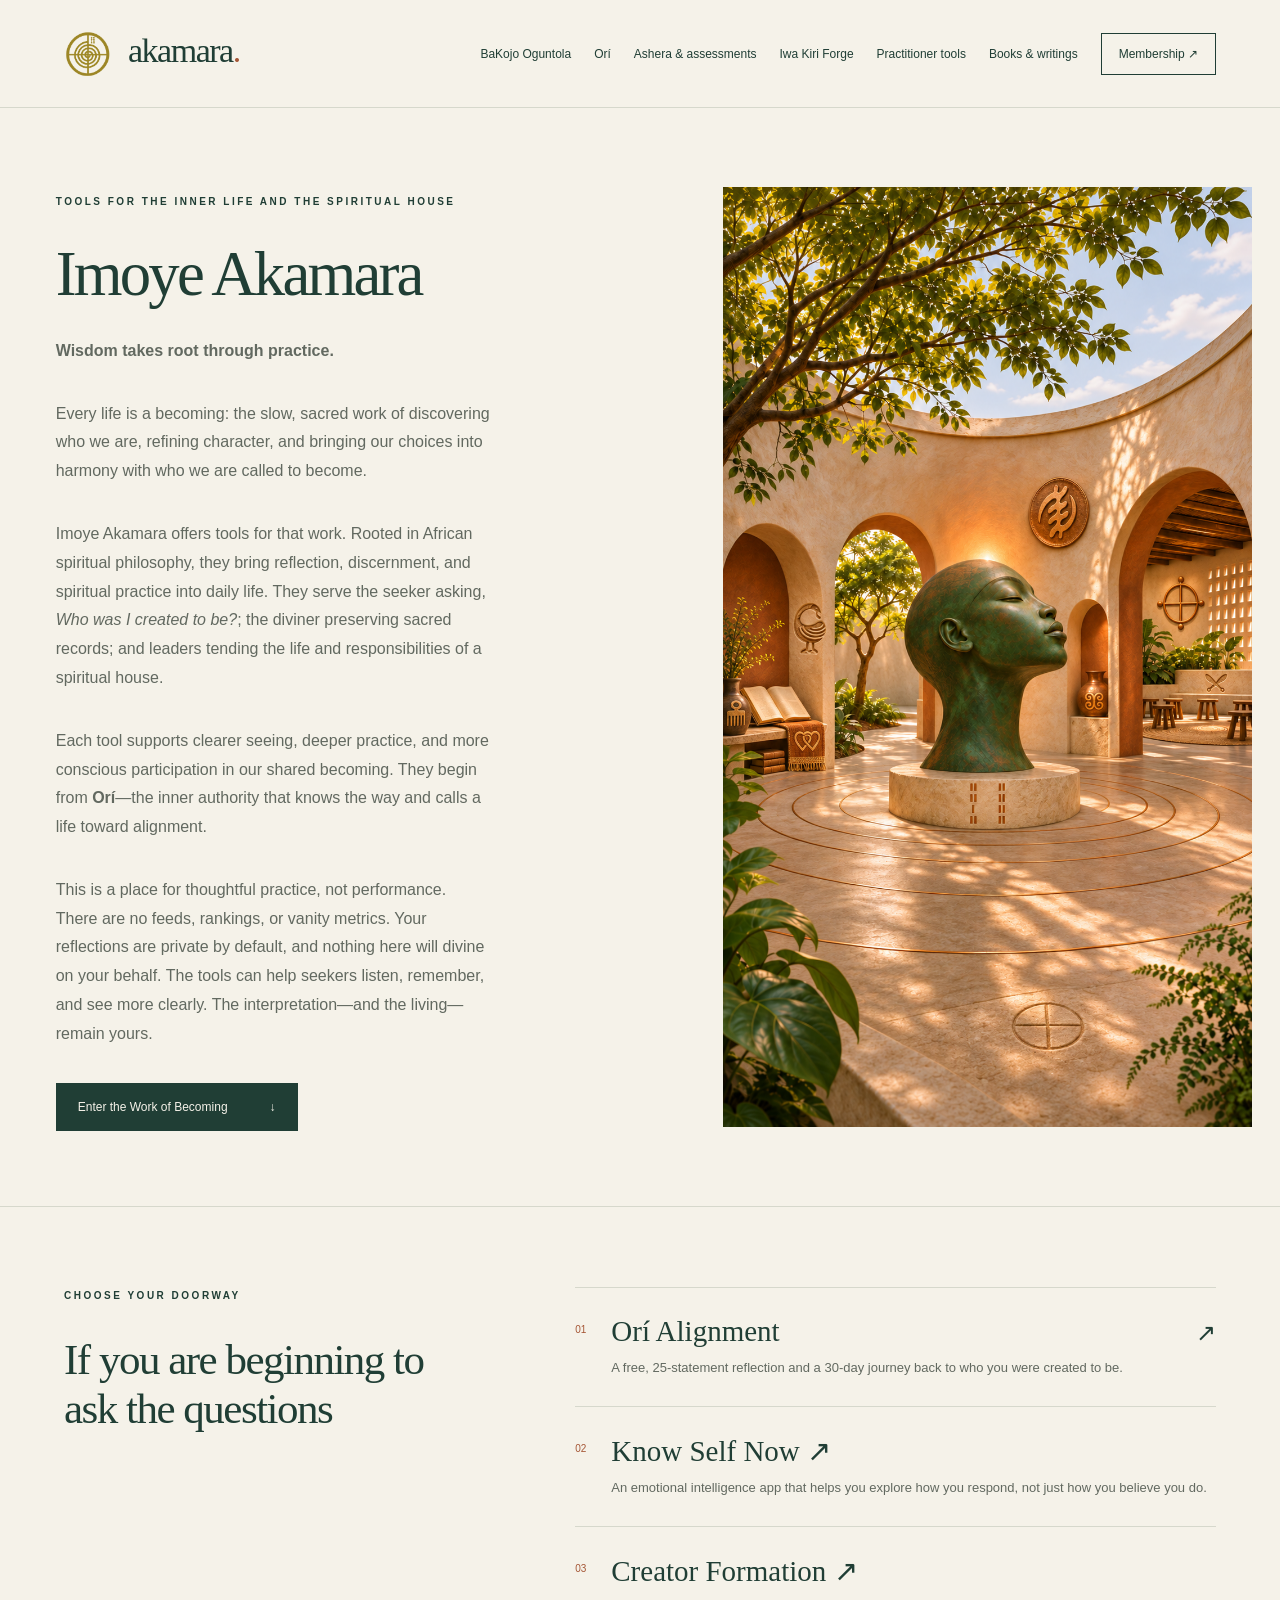
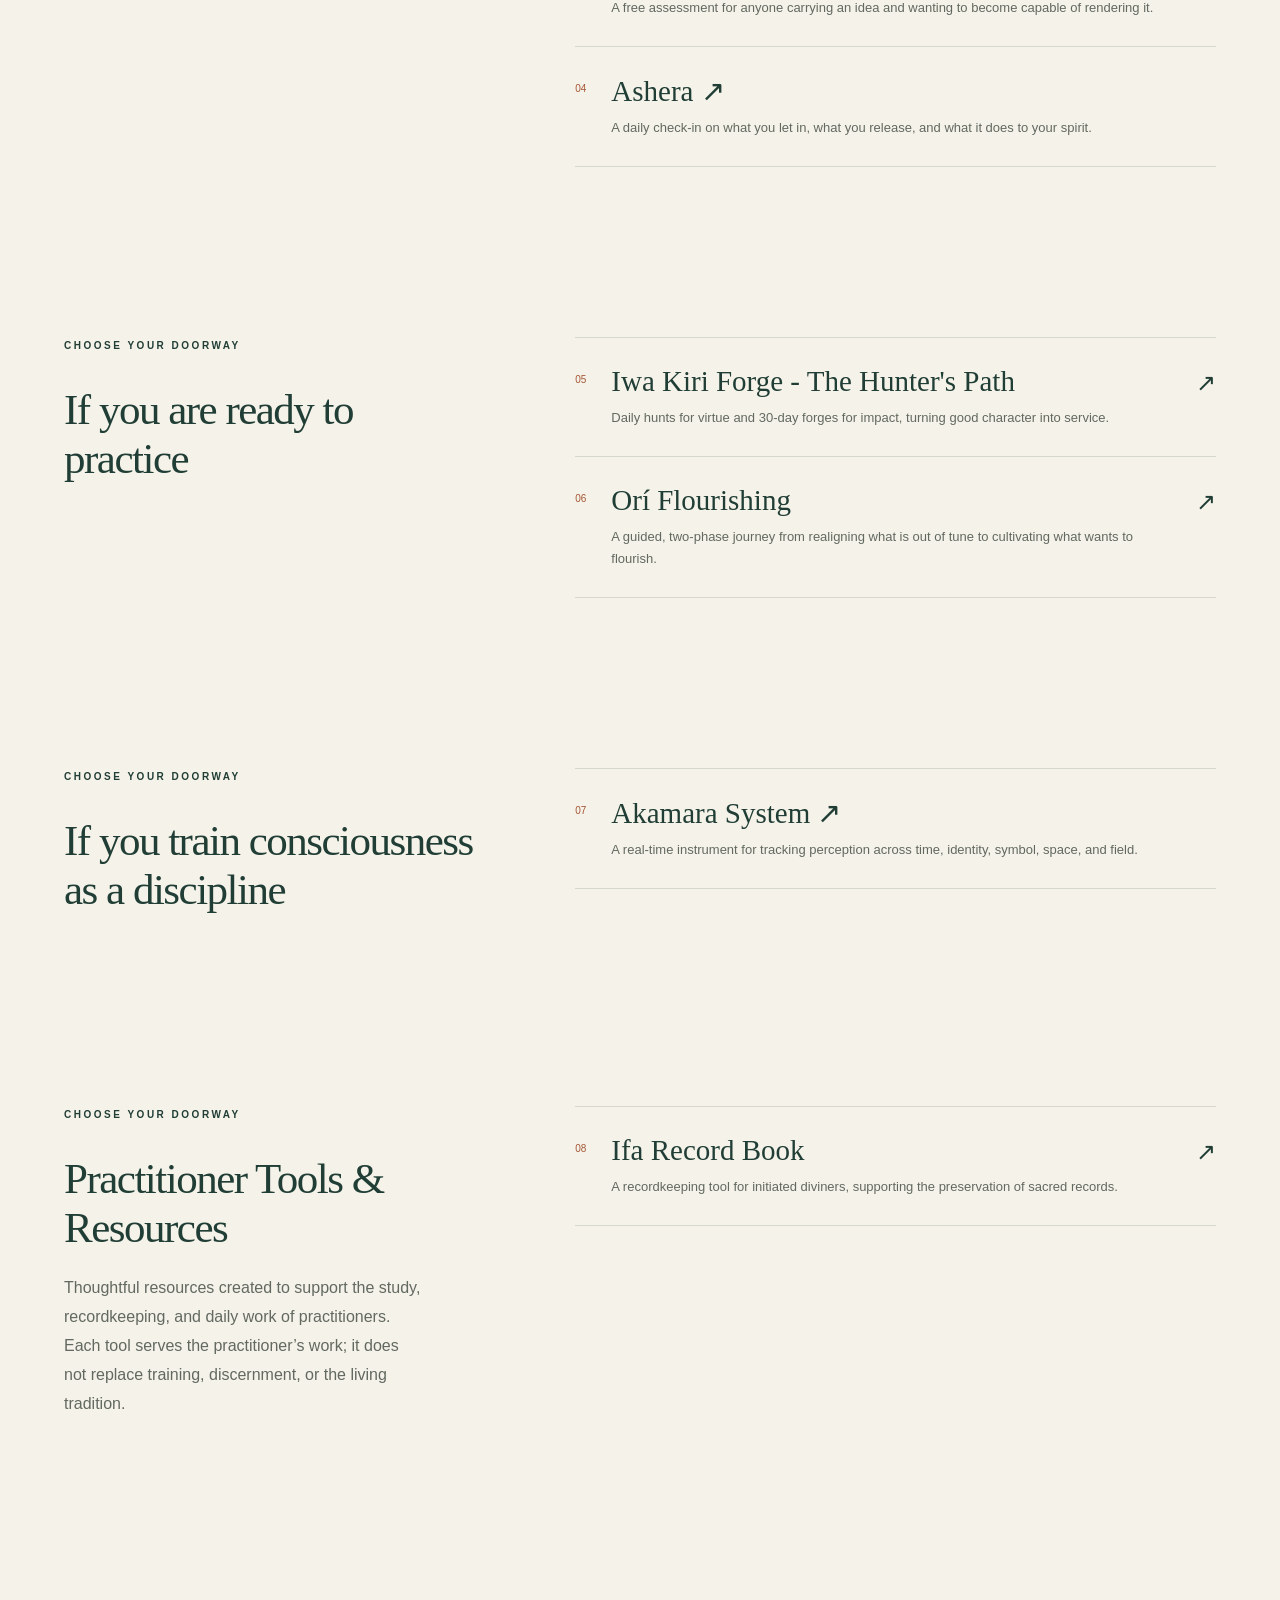
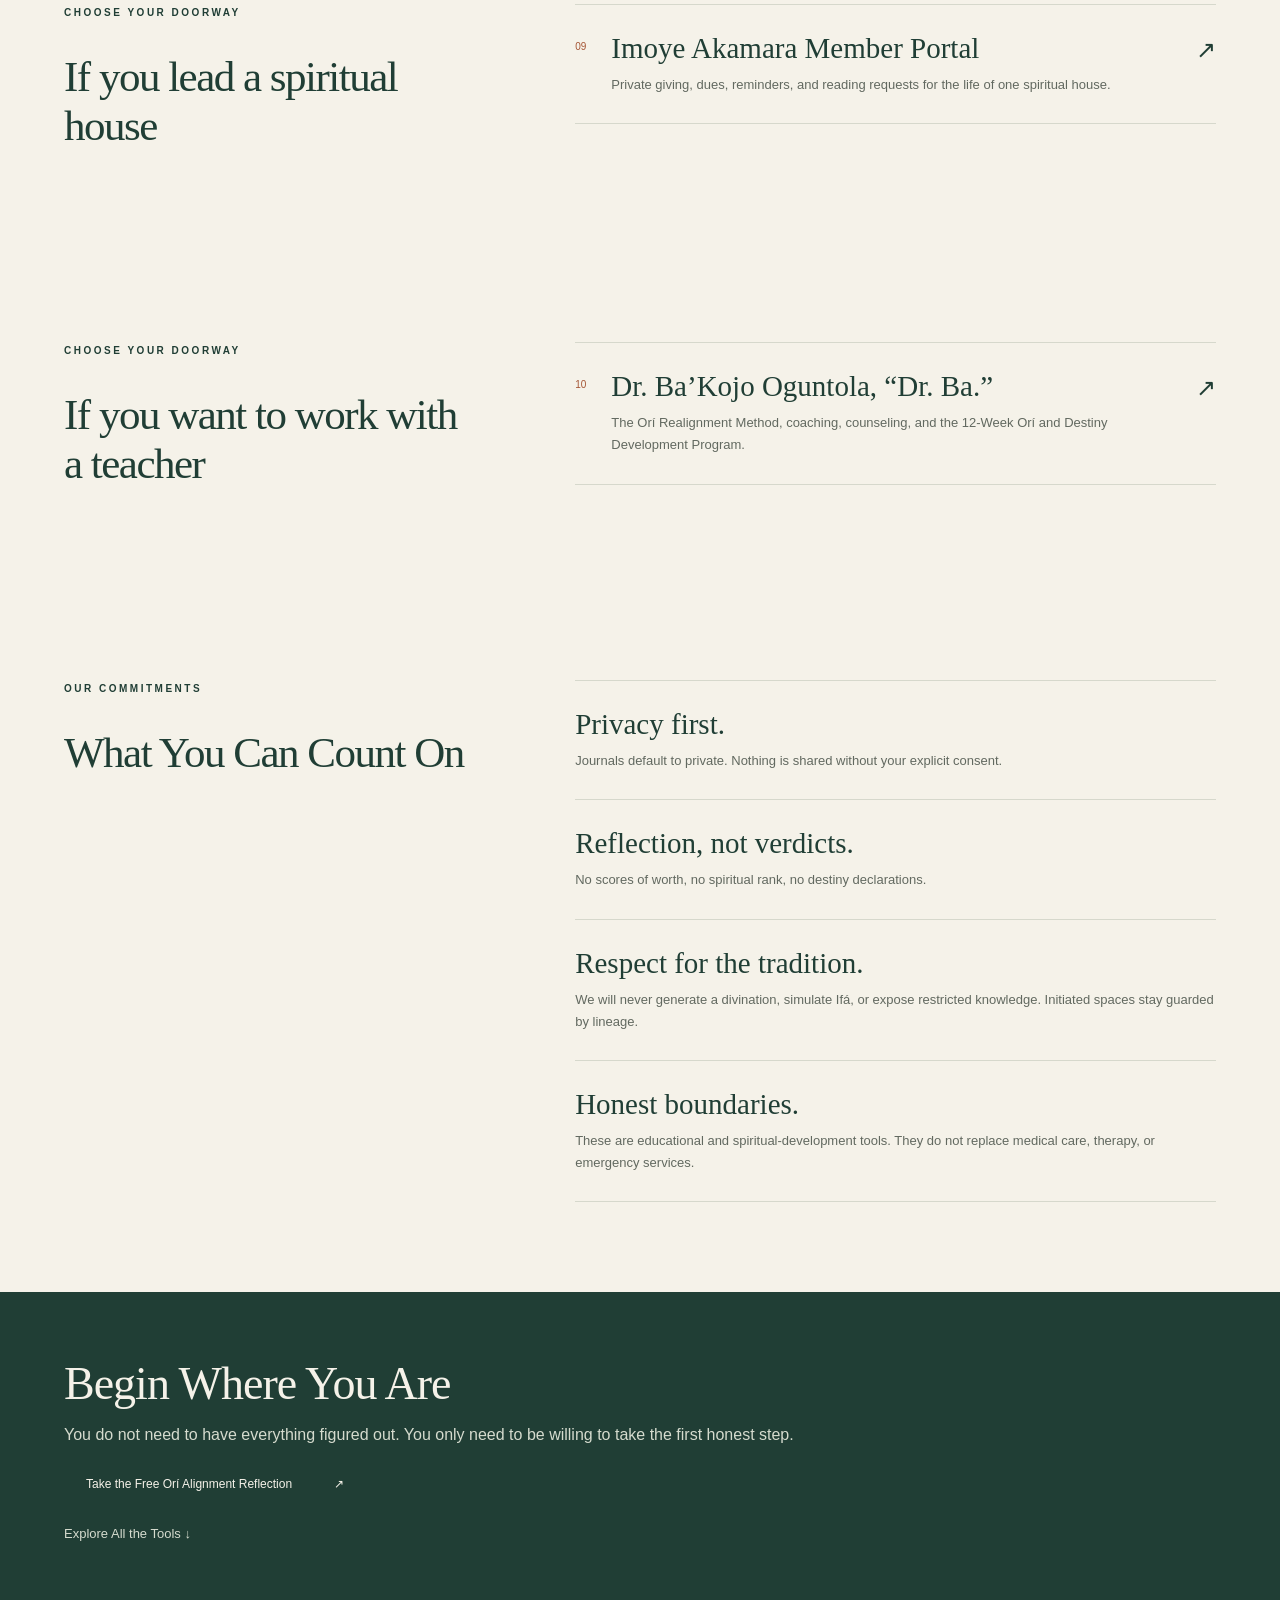
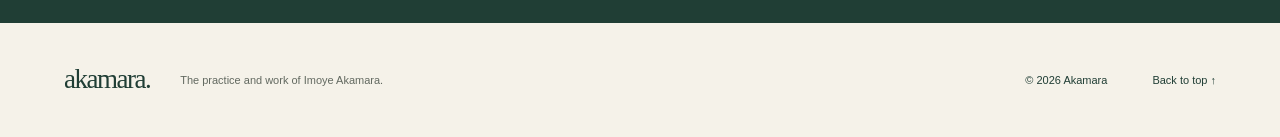
<file: index.html>
<!doctype html>
<html lang="en">
<head>
  <meta charset="utf-8">
  <meta name="viewport" content="width=device-width, initial-scale=1">
  <title>Imoye Akamara | Tools for the Inner Life and the Spiritual House</title>
  <meta name="description" content="Tools that carry African spiritual philosophy into daily life, grounded in Orí: reflection, practice, sacred records, and spiritual community.">
  <meta name="theme-color" content="#203e35">
  <link rel="icon" href="images/favicon.svg" type="image/svg+xml">
  <link rel="stylesheet" href="styles.css">
  <script src="script.js" defer></script>
</head>
<body>
  <a class="skip" href="#main">Skip to content</a>

  <header>
    <a class="brand" href="index.html" aria-label="Akamara home">
<img
  src="images/akamara-emblem.png"
  alt=""
  width="48"
  height="48"
  style="object-fit: contain; vertical-align: middle; margin-right: 9px;"
>
      akamara<span class="brand-dot">.</span>
    </a>

    <button
      class="menu-toggle"
      aria-expanded="false"
      aria-controls="navigation"
    >Menu</button>

    <nav id="navigation" aria-label="Main navigation">
      <a href="bakojo-oguntola.html">BaKojo Oguntola</a>
      <a href="ori.html">Orí</a>
      <a href="asera.html">Ashera &amp; assessments</a>
      <a href="iwakiri-forge.html">Iwa Kiri Forge</a>
  <a href="practitioner-tools.html">Practitioner tools</a>
      <a href="books.html">Books &amp; writings</a>
      <a class="membership" href="membership.html">Membership ↗</a>
    </nav>
  </header>

  <main id="main">
    <section class="hero" aria-labelledby="home-title">
     <div class="hero-copy">
  <p class="eyebrow">
    TOOLS FOR THE INNER LIFE AND THE SPIRITUAL HOUSE
  </p>

  <h1 id="home-title">Imoye Akamara</h1>

  <p class="intro">
    <strong>Wisdom takes root through practice.</strong>
  </p>

  <p class="intro">
    Every life is a becoming: the slow, sacred work of discovering
    who we are, refining character, and bringing our choices into
    harmony with who we are called to become.
  </p>

  <p class="intro">
    Imoye Akamara offers tools for that work. Rooted in African
    spiritual philosophy, they bring reflection, discernment, and
    spiritual practice into daily life. They serve the seeker asking,
    <em>Who was I created to be?</em>; the diviner preserving sacred
    records; and leaders tending the life and responsibilities of
    a spiritual house.
  </p>

  <p class="intro">
    Each tool supports clearer seeing, deeper practice, and more
    conscious participation in our shared becoming. They begin
    from <strong>Orí</strong>—the inner authority that knows the
    way and calls a life toward alignment.
  </p>

  <p class="intro">
    This is a place for thoughtful practice, not performance.
    There are no feeds, rankings, or vanity metrics. Your reflections
    are private by default, and nothing here will divine on your
    behalf. The tools can help seekers listen, remember, and see
    more clearly. The interpretation—and the living—remain yours.
  </p>

  <a class="button" href="#explore">
Enter the Work of Becoming <span aria-hidden="true">↓</span>
  </a>
</div>

      <div class="art" aria-hidden="true">
        <div class="orbit orbit-one"></div>
        <div class="orbit orbit-two"></div>
        <div class="orbit orbit-three"></div>
        <div class="seed"></div>
        <span class="art-label">AKAMARA / AN EVOLVING PRACTICE</span>
        <span class="art-cross">+</span>
      </div>
    </section>

    <section class="directory" id="explore" aria-labelledby="explore-title">
      <div class="section-heading">
<p class="eyebrow">CHOOSE YOUR DOORWAY</p>
        <h2 id="explore-title">If you are beginning to ask the questions</h2>
      </div>

      <div class="entries">
<a class="entry" href="https://imoye-ori-path.base44.app">
  <span class="number">01</span>
          <div>
            <h3>Orí Alignment</h3>
            <p>
              A free, 25-statement reflection and a 30-day journey
              back to who you were created to be.
            </p>
          </div>
          <span class="arrow" aria-hidden="true">↗</span>
        </a>

        <article class="entry">
          <span class="number">02</span>
          <div>
<h3><a href="https://know-self-pulse.base44.app">Know Self Now ↗</a></h3>
           <p>
  An emotional intelligence app that helps you explore
  how you respond, not just how you believe you do.
</p>
          </div>
        </article>

        <article class="entry">
          <span class="number">03</span>
          <div>
<h3><a href="https://become-creator.base44.app">Creator Formation ↗</a></h3>
            <p>
              A free assessment for anyone carrying an idea and
              wanting to become capable of rendering it.
            </p>
          </div>
        </article>

        <article class="entry">
          <span class="number">04</span>
          <div>
<h3><a href="https://ashera.base44.app">Ashera ↗</a></h3>
            <p>
              A daily check-in on what you let in, what you release,
              and what it does to your spirit.
            </p>
          </div>
        </article>
      </div>
    </section>

    <section class="directory" aria-labelledby="practice-title">
      <div class="section-heading">
<p class="eyebrow">CHOOSE YOUR DOORWAY</p>
        <h2 id="practice-title">If you are ready to practice</h2>
      </div>

      <div class="entries">
<a class="entry" href="https://iwa-kiri-forge-753a45e7.base44.app">
  <span class="number">05</span>
          <div>
<h3>Iwa Kiri Forge - The Hunter's Path</h3>
            <p>
              Daily hunts for virtue and 30-day forges for impact,
              turning good character into service.
            </p>
          </div>
          <span class="arrow" aria-hidden="true">↗</span>
        </a>

<a class="entry" href="https://ori-path-flow.base44.app">
  <span class="number">06</span>
          <div>
            <h3>Orí Flourishing</h3>
            <p>
              A guided, two-phase journey from realigning what is
              out of tune to cultivating what wants to flourish.
            </p>
          </div>
          <span class="arrow" aria-hidden="true">↗</span>
        </a>
      </div>
    </section>

    <section class="directory" aria-labelledby="consciousness-title">
      <div class="section-heading">
<p class="eyebrow">CHOOSE YOUR DOORWAY</p>
        <h2 id="consciousness-title">
          If you train consciousness as a discipline
        </h2>
      </div>

      <div class="entries">
        <article class="entry">
          <span class="number">07</span>
          <div>
<h3><a href="https://akamara-ori-path.base44.app">Akamara System ↗</a></h3>
            <p>
              A real-time instrument for tracking perception across
              time, identity, symbol, space, and field.
            </p>
          </div>
        </article>
      </div>
    </section>

    <section class="directory" id="practitioner-tools"
         aria-labelledby="practitioner-title">
  <div class="section-heading">
    <p class="eyebrow">CHOOSE YOUR DOORWAY</p>
    <h2 id="practitioner-title">Practitioner Tools &amp; Resources</h2>
    <p>
      Thoughtful resources created to support the study,
      recordkeeping, and daily work of practitioners.
      Each tool serves the practitioner’s work; it does not
      replace training, discernment, or the living tradition.
    </p>
  </div>

  <div class="entries">
    <a class="entry" href="https://ori-log-0d031eff.base44.app">
      <span class="number">08</span>
      <div>
        <h3>Ifa Record Book</h3>
        <p>
          A recordkeeping tool for initiated diviners,
          supporting the preservation of sacred records.
        </p>
      </div>
      <span class="arrow" aria-hidden="true">↗</span>
    </a>
  </div>
</section>

<section class="directory" aria-labelledby="house-title">
  <div class="section-heading">
    <p class="eyebrow">CHOOSE YOUR DOORWAY</p>
    <h2 id="house-title">If you lead a spiritual house</h2>
  </div>

  <div class="entries">
    <a class="entry" href="https://house-steward-flow.base44.app">
      <span class="number">09</span>
      <div>
        <h3>Imoye Akamara Member Portal</h3>
        <p>
          Private giving, dues, reminders, and reading requests
          for the life of one spiritual house.
        </p>
      </div>
      <span class="arrow" aria-hidden="true">↗</span>
    </a>
  </div>
</section>

    <section class="directory" aria-labelledby="teacher-title">
      <div class="section-heading">
<p class="eyebrow">CHOOSE YOUR DOORWAY</p>
        <h2 id="teacher-title">If you want to work with a teacher</h2>
      </div>

      <div class="entries">
<a class="entry" href="https://ori-align-path.base44.app">
  <span class="number">10</span>
          <div>
            <h3>Dr. Ba’Kojo Oguntola, “Dr. Ba.”</h3>
            <p>
              The Orí Realignment Method, coaching, counseling,
              and the 12-Week Orí and Destiny Development Program.
            </p>
          </div>
          <span class="arrow" aria-hidden="true">↗</span>
        </a>
      </div>
    </section>

    <section class="directory" aria-labelledby="commitments-title">
      <div class="section-heading">
        <p class="eyebrow">OUR COMMITMENTS</p>
        <h2 id="commitments-title">What You Can Count On</h2>
      </div>

      <div class="entries">
        <article class="entry">
          <div>
            <h3>Privacy first.</h3>
            <p>
              Journals default to private. Nothing is shared
              without your explicit consent.
            </p>
          </div>
        </article>

        <article class="entry">
          <div>
            <h3>Reflection, not verdicts.</h3>
            <p>
              No scores of worth, no spiritual rank,
              no destiny declarations.
            </p>
          </div>
        </article>

        <article class="entry">
          <div>
            <h3>Respect for the tradition.</h3>
            <p>
              We will never generate a divination, simulate Ifá,
              or expose restricted knowledge. Initiated spaces
              stay guarded by lineage.
            </p>
          </div>
        </article>

        <article class="entry">
          <div>
            <h3>Honest boundaries.</h3>
            <p>
              These are educational and spiritual-development tools.
              They do not replace medical care, therapy,
              or emergency services.
            </p>
          </div>
        </article>
      </div>
    </section>

    <section class="band" aria-labelledby="begin-title">
      <h2 id="begin-title">Begin Where You Are</h2>

      <p>
        You do not need to have everything figured out.
        You only need to be willing to take the first honest step.
      </p>

      <p>
      <a class="button" href="https://imoye-ori-path.base44.app">
          Take the Free Orí Alignment Reflection
          <span aria-hidden="true">↗</span>
        </a>
      </p>

      <p>
        <a class="text-link" href="#explore">Explore All the Tools ↓</a>
      </p>
    </section>
  </main>

  <footer>
    <a class="brand" href="index.html">akamara.</a>
    <p>The practice and work of Imoye Akamara.</p>
    <span>© <span data-year>2026</span> Akamara</span>
    <a href="#main">Back to top ↑</a>
  </footer>
</body>
</html>
</file>
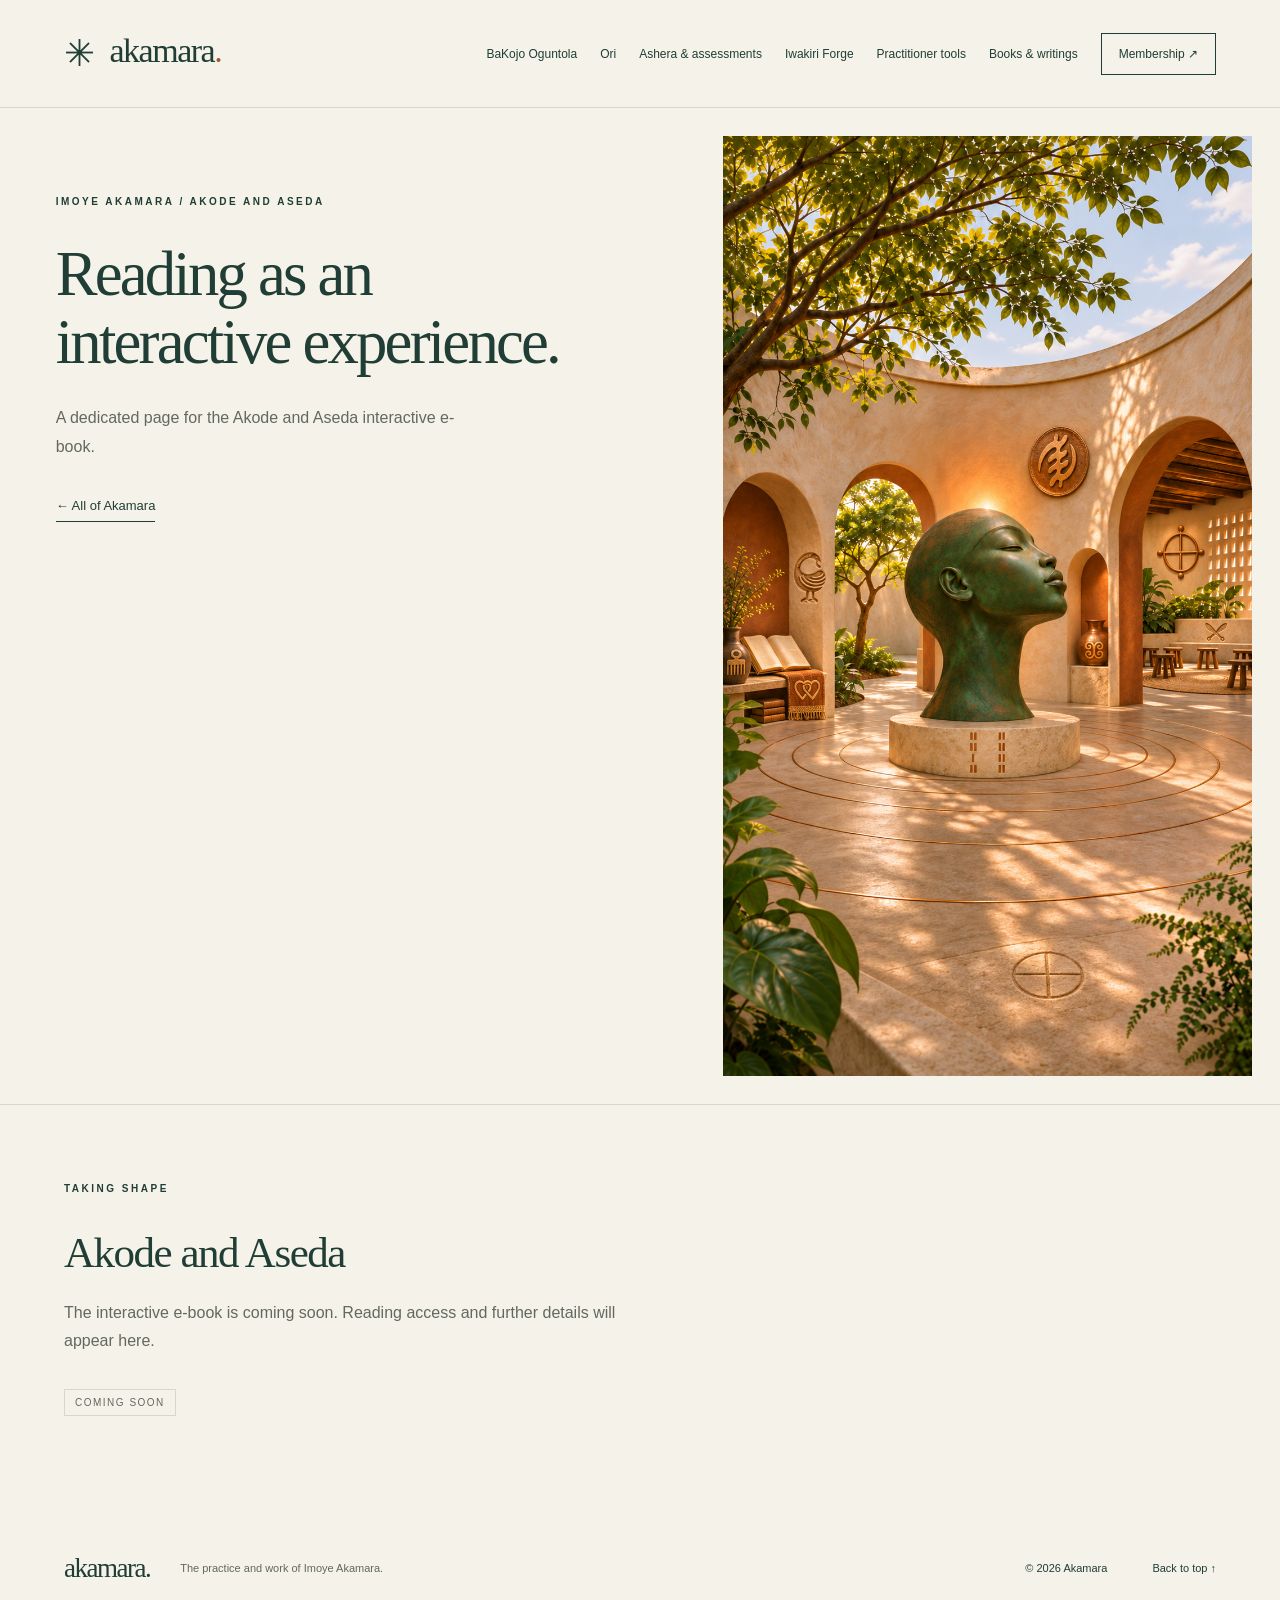
<file: akode-and-aseda.html>
<!doctype html>
<html lang="en">
<head>
  <meta charset="utf-8">
  <meta name="viewport" content="width=device-width, initial-scale=1">
  <title>Akode and Aseda | Akamara</title>
  <meta name="description" content="A dedicated page for the Akode and Aseda interactive e-book.">
  <meta name="theme-color" content="#203e35">
  <link rel="icon" href="images/favicon.svg" type="image/svg+xml">
  <link rel="stylesheet" href="styles.css">
  <script src="script.js" defer></script>
</head>
<body>
  <a class="skip" href="#main">Skip to content</a>
  <header>
    <a class="brand" href="index.html" aria-label="Akamara home">
      <span class="brand-mark" aria-hidden="true">✳</span>
      akamara<span class="brand-dot">.</span>
    </a>
    <button class="menu-toggle" aria-expanded="false" aria-controls="navigation">Menu</button>
    <nav id="navigation" aria-label="Main navigation">
      <a href="bakojo-oguntola.html">BaKojo Oguntola</a>
      <a href="ori.html">Ori</a>
<a href="asera.html">Ashera &amp; assessments</a>
      <a href="iwakiri-forge.html">Iwakiri Forge</a>
      <a href="practitioner-tools.html">Practitioner tools</a>
      <a href="books.html">Books &amp; writings</a>
      <a class="membership" href="membership.html">Membership ↗</a>
    </nav>
  </header>

  <main id="main">
    <section class="hero">
      <div class="hero-copy">
        <p class="eyebrow">IMOYE AKAMARA / AKODE AND ASEDA</p>
        <h1>Reading as an<br>interactive experience.</h1>
        <p class="intro">A dedicated page for the Akode and Aseda interactive e-book.</p>
        <a class="text-link" href="index.html#explore">← All of Akamara</a>
      </div>
      <div class="art" aria-hidden="true">
        <div class="orbit orbit-one"></div>
        <div class="orbit orbit-two"></div>
        <div class="orbit orbit-three"></div>
        <div class="seed"></div>
        <span class="art-label">AKAMARA / AN EVOLVING PRACTICE</span>
        <span class="art-cross">+</span>
      </div>
    </section>
    <section class="coming">
      <p class="eyebrow">TAKING SHAPE</p>
      <h2>Akode and Aseda</h2>
      <p>The interactive e-book is coming soon. Reading access and further details will appear here.</p>
      <span class="status">Coming soon</span>
    </section>
  </main>

  <footer>
    <a class="brand" href="index.html">akamara.</a>
    <p>The practice and work of Imoye Akamara.</p>
    <span>© <span data-year>2026</span> Akamara</span>
    <a href="#main">Back to top ↑</a>
  </footer>
</body>
</html>
</file>
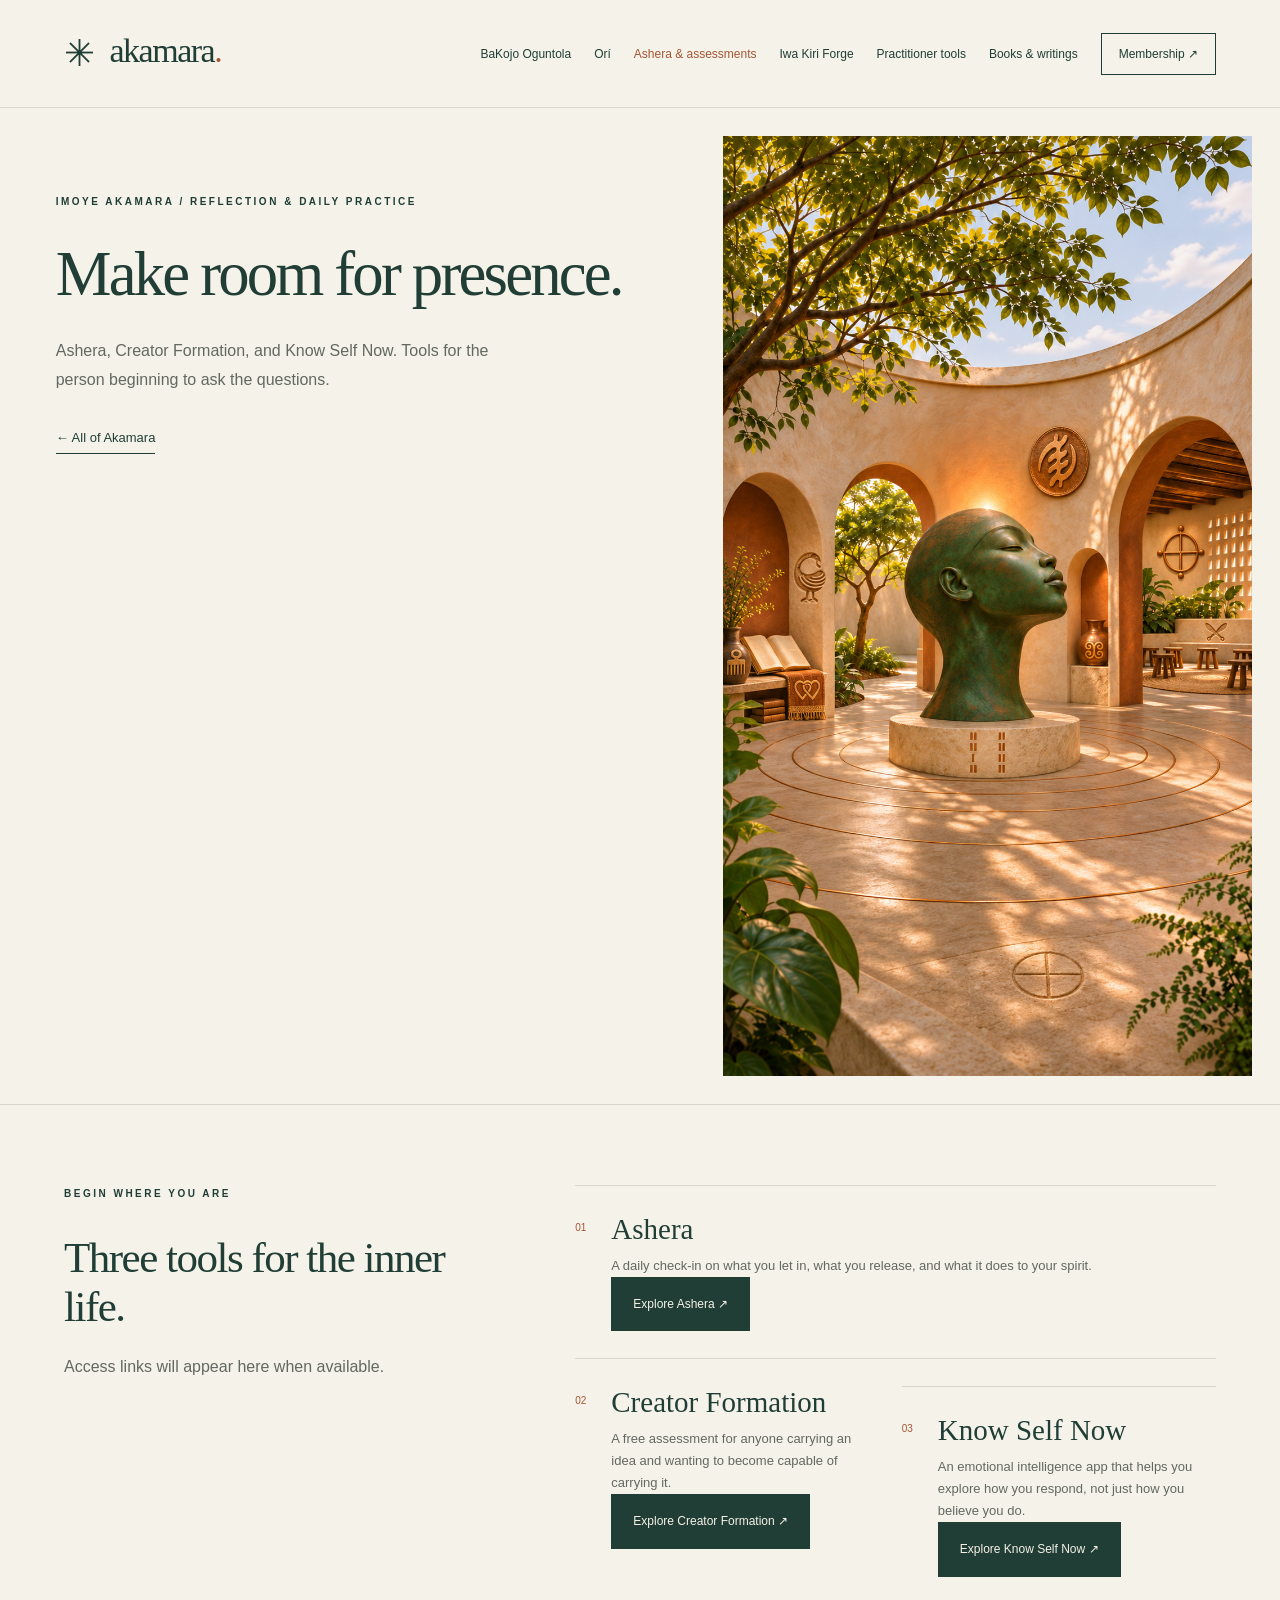
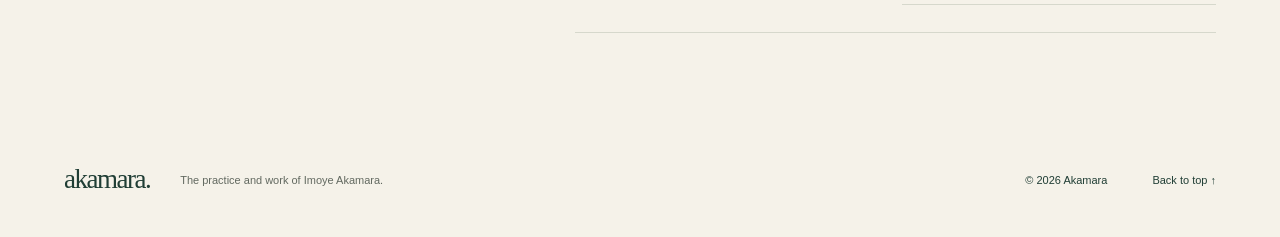
<file: asera.html>
<!doctype html>
<html lang="en">
<head>
  <meta charset="utf-8">
  <meta name="viewport" content="width=device-width, initial-scale=1">
  <title>Ashera, Creator Formation &amp; Know Self Now | Akamara</title>
  <meta name="description" content="Explore Ashera, Creator Formation, and Know Self Now: tools for spiritual hygiene, creative development, and emotional intelligence.">
  <meta name="theme-color" content="#203e35">
  <link rel="icon" href="images/favicon.svg" type="image/svg+xml">
  <link rel="stylesheet" href="styles.css">
  <script src="script.js" defer></script>
</head>
<body>
  <a class="skip" href="#main">Skip to content</a>

  <header>
    <a class="brand" href="index.html" aria-label="Akamara home">
      <span class="brand-mark" aria-hidden="true">✳</span>
      akamara<span class="brand-dot">.</span>
    </a>
    <button class="menu-toggle" aria-expanded="false" aria-controls="navigation">Menu</button>
    <nav id="navigation" aria-label="Main navigation">
      <a href="bakojo-oguntola.html">BaKojo Oguntola</a>
      <a href="ori.html">Orí</a>
      <a href="asera.html" aria-current="page">Ashera &amp; assessments</a>
      <a href="iwakiri-forge.html">Iwa Kiri Forge</a>
      <a href="practitioner-tools.html">Practitioner tools</a>
      <a href="books.html">Books &amp; writings</a>
      <a class="membership" href="membership.html">Membership ↗</a>
    </nav>
  </header>

  <main id="main">
    <section class="hero">
      <div class="hero-copy">
        <p class="eyebrow">IMOYE AKAMARA / REFLECTION &amp; DAILY PRACTICE</p>
        <h1>Make room for presence.</h1>
        <p class="intro">
          Ashera, Creator Formation, and Know Self Now.
          Tools for the person beginning to ask the questions.
        </p>
        <a class="text-link" href="index.html#explore">← All of Akamara</a>
      </div>

      <div class="art" aria-hidden="true">
        <div class="orbit orbit-one"></div>
        <div class="orbit orbit-two"></div>
        <div class="orbit orbit-three"></div>
        <div class="seed"></div>
        <span class="art-label">AKAMARA / AN EVOLVING PRACTICE</span>
        <span class="art-cross">+</span>
      </div>
    </section>

    <section class="directory" aria-labelledby="tools-title">
      <div class="section-heading">
        <p class="eyebrow">BEGIN WHERE YOU ARE</p>
        <h2 id="tools-title">Three tools for the inner life.</h2>
        <p>Access links will appear here when available.</p>
      </div>

      <div class="entries">
        <article class="entry" id="ashera">
          <span class="number">01</span>
          <div>
            <h3>Ashera</h3>
            <p>
              A daily check-in on what you let in, what you release,
              and what it does to your spirit.
            </p>
<p>
  <a class="button" href="https://ashera.base44.app">
    Explore Ashera ↗
  </a>
</p>
          </div>
        </article>

        <article class="entry" id="creator-formation">
          <span class="number">02</span>
          <div>
            <h3>Creator Formation</h3>
            <p>
              A free assessment for anyone carrying an idea and
              wanting to become capable of carrying it.
            </p>
<p>
  <a class="button" href="https://become-creator.base44.app">
    Explore Creator Formation ↗
  </a>
</p>
          </div>
      <article class="entry" id="know-self-now">
  <span class="number">03</span>
  <div>
    <h3>Know Self Now</h3>
    <p>
      An emotional intelligence app that helps you explore
      how you respond, not just how you believe you do.
    </p>
    <p>
      <a class="button" href="https://know-self-pulse.base44.app">
        Explore Know Self Now ↗
      </a>
    </p>
  </div>
</article>
      </div>
    </section>
  </main>

  <footer>
    <a class="brand" href="index.html">akamara.</a>
    <p>The practice and work of Imoye Akamara.</p>
    <span>© <span data-year>2026</span> Akamara</span>
    <a href="#main">Back to top ↑</a>
  </footer>
</body>
</html>
</file>
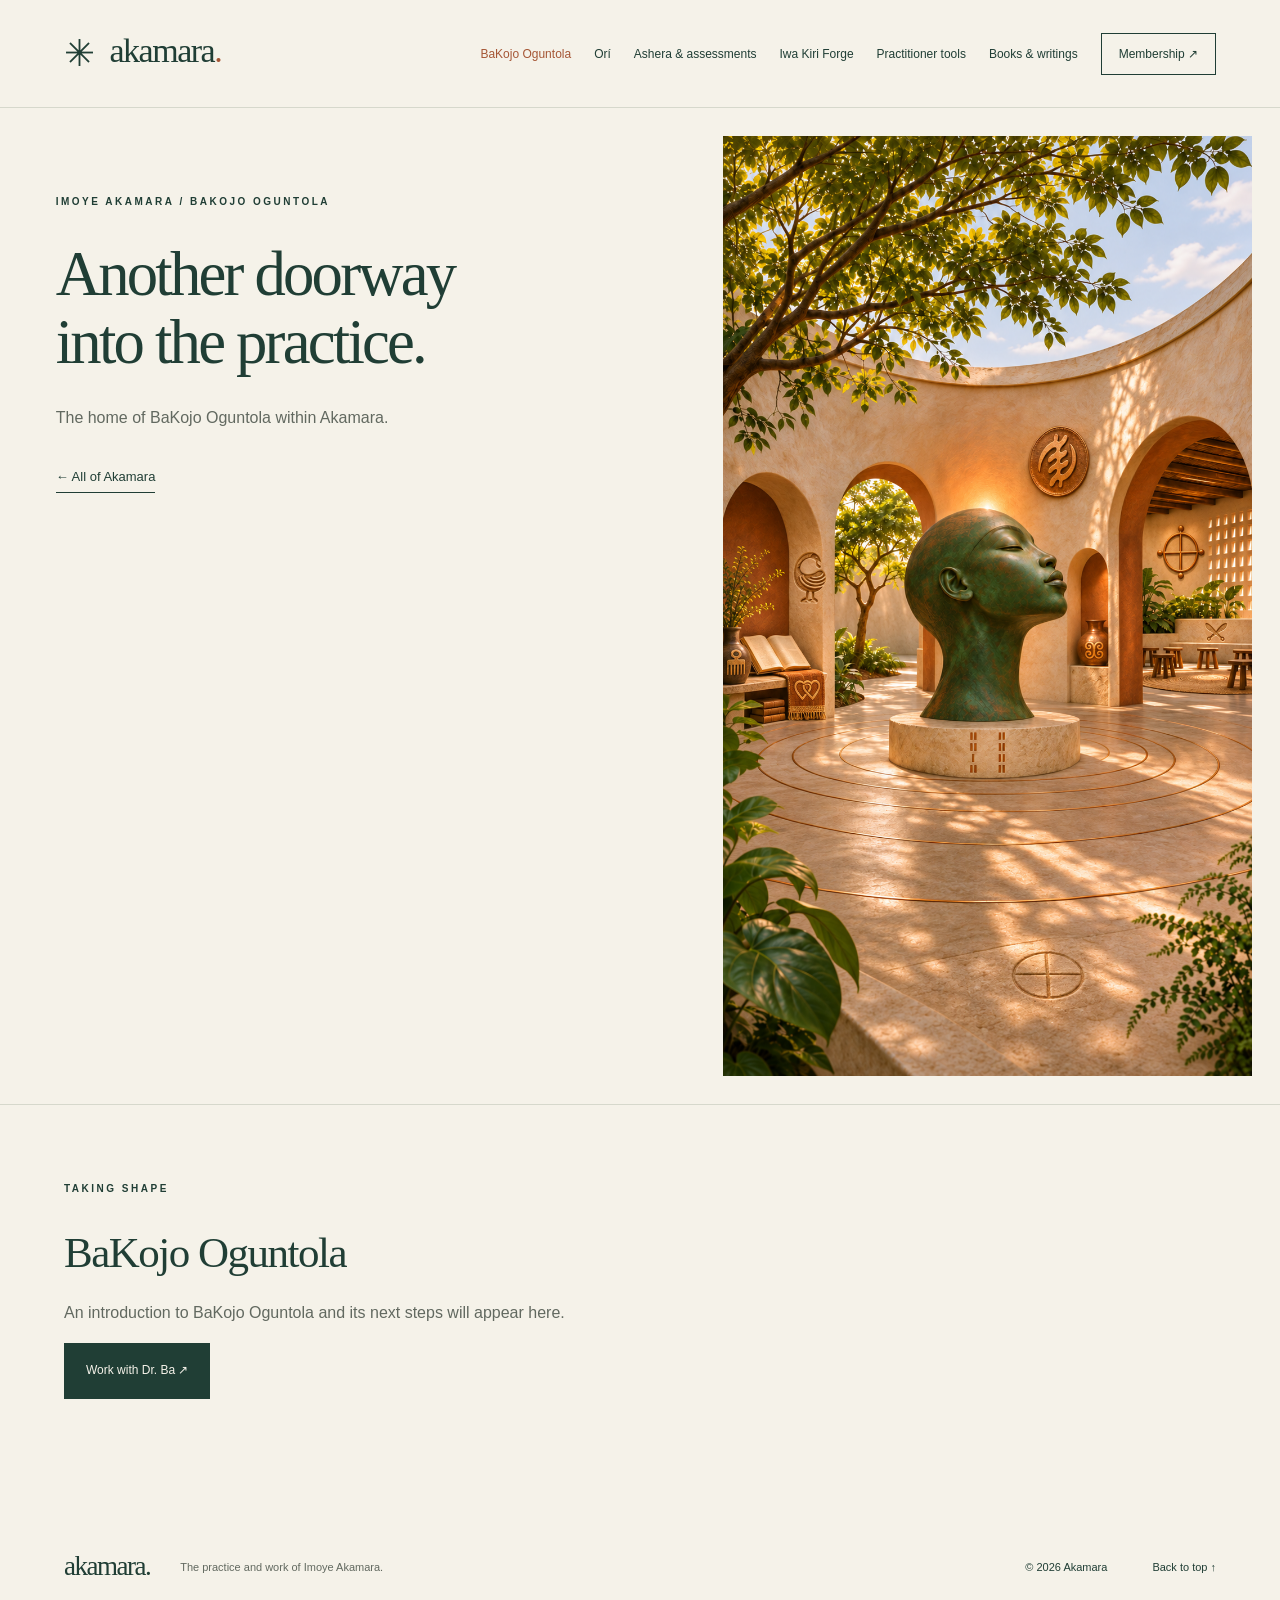
<file: bakojo-oguntola.html>
<!doctype html>
<html lang="en">
<head>
  <meta charset="utf-8">
  <meta name="viewport" content="width=device-width, initial-scale=1">
  <title>BaKojo Oguntola | Akamara</title>
  <meta name="description" content="The home of BaKojo Oguntola within Akamara.">
  <meta name="theme-color" content="#203e35">
  <link rel="icon" href="images/favicon.svg" type="image/svg+xml">
  <link rel="stylesheet" href="styles.css">
  <script src="script.js" defer></script>
</head>
<body>
  <a class="skip" href="#main">Skip to content</a>
  <header>
    <a class="brand" href="index.html" aria-label="Akamara home">
      <span class="brand-mark" aria-hidden="true">✳</span>
      akamara<span class="brand-dot">.</span>
    </a>
    <button class="menu-toggle" aria-expanded="false" aria-controls="navigation">Menu</button>
    <nav id="navigation" aria-label="Main navigation">
      <a href="bakojo-oguntola.html" aria-current="page">BaKojo Oguntola</a>
<a href="ori.html">Orí</a>
      <a href="asera.html">Ashera &amp; assessments</a>
      <a href="iwakiri-forge.html">Iwa Kiri Forge</a>
      <a href="practitioner-tools.html">Practitioner tools</a>
      <a href="books.html">Books &amp; writings</a>
      <a class="membership" href="membership.html">Membership ↗</a>
    </nav>
  </header>

  <main id="main">
    <section class="hero">
      <div class="hero-copy">
        <p class="eyebrow">IMOYE AKAMARA / BAKOJO OGUNTOLA</p>
        <h1>Another doorway<br>into the practice.</h1>
        <p class="intro">The home of BaKojo Oguntola within Akamara.</p>
        <a class="text-link" href="index.html#explore">← All of Akamara</a>
      </div>
      <div class="art" aria-hidden="true">
        <div class="orbit orbit-one"></div>
        <div class="orbit orbit-two"></div>
        <div class="orbit orbit-three"></div>
        <div class="seed"></div>
        <span class="art-label">AKAMARA / AN EVOLVING PRACTICE</span>
        <span class="art-cross">+</span>
      </div>
    </section>
    <section class="coming">
      <p class="eyebrow">TAKING SHAPE</p>
      <h2>BaKojo Oguntola</h2>
      <p>An introduction to BaKojo Oguntola and its next steps will appear here.</p>
<p>
  <a class="button" href="https://ori-align-path.base44.app">
    Work with Dr. Ba ↗
  </a>
</p>
    </section>
  </main>

  <footer>
    <a class="brand" href="index.html">akamara.</a>
    <p>The practice and work of Imoye Akamara.</p>
    <span>© <span data-year>2026</span> Akamara</span>
    <a href="#main">Back to top ↑</a>
  </footer>
</body>
</html>
</file>
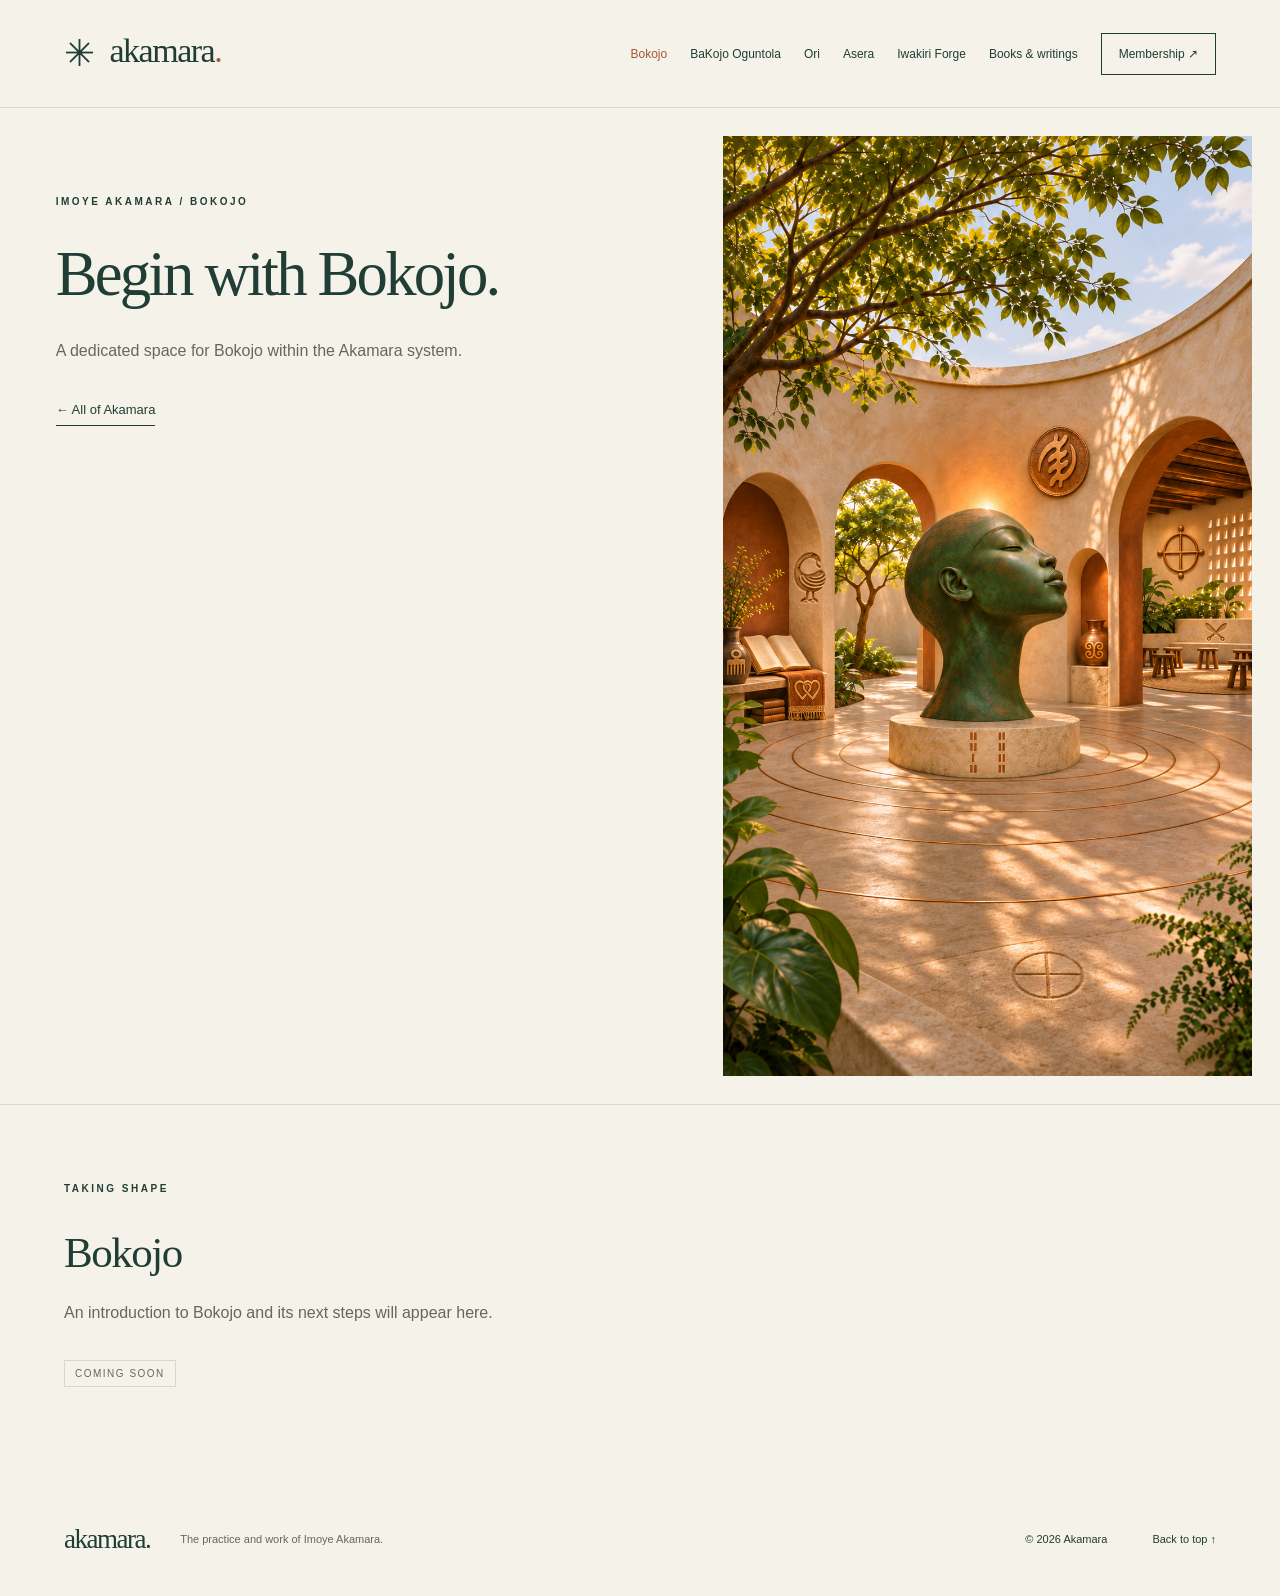
<file: bokojo.html>
<!doctype html>
<html lang="en">
<head>
  <meta charset="utf-8">
  <meta name="viewport" content="width=device-width, initial-scale=1">
  <title>Bokojo | Akamara</title>
  <meta name="description" content="A dedicated space for Bokojo within the Akamara system.">
  <meta name="theme-color" content="#203e35">
  <link rel="icon" href="images/favicon.svg" type="image/svg+xml">
  <link rel="stylesheet" href="styles.css">
  <script src="script.js" defer></script>
</head>
<body>
  <a class="skip" href="#main">Skip to content</a>
  <header>
    <a class="brand" href="index.html" aria-label="Akamara home">
      <span class="brand-mark" aria-hidden="true">✳</span>
      akamara<span class="brand-dot">.</span>
    </a>
    <button class="menu-toggle" aria-expanded="false" aria-controls="navigation">Menu</button>
    <nav id="navigation" aria-label="Main navigation">
      <a href="bokojo.html" aria-current="page">Bokojo</a>
      <a href="bakojo-oguntola.html">BaKojo Oguntola</a>
      <a href="ori.html">Ori</a>
      <a href="asera.html">Asera</a>
      <a href="iwakiri-forge.html">Iwakiri Forge</a>
      <a href="books.html">Books &amp; writings</a>
      <a class="membership" href="membership.html">Membership ↗</a>
    </nav>
  </header>

  <main id="main">
    <section class="hero">
      <div class="hero-copy">
        <p class="eyebrow">IMOYE AKAMARA / BOKOJO</p>
        <h1>Begin with Bokojo.</h1>
        <p class="intro">A dedicated space for Bokojo within the Akamara system.</p>
        <a class="text-link" href="index.html#explore">← All of Akamara</a>
      </div>
      <div class="art" aria-hidden="true">
        <div class="orbit orbit-one"></div>
        <div class="orbit orbit-two"></div>
        <div class="orbit orbit-three"></div>
        <div class="seed"></div>
        <span class="art-label">AKAMARA / AN EVOLVING PRACTICE</span>
        <span class="art-cross">+</span>
      </div>
    </section>
    <section class="coming">
      <p class="eyebrow">TAKING SHAPE</p>
      <h2>Bokojo</h2>
      <p>An introduction to Bokojo and its next steps will appear here.</p>
      <span class="status">Coming soon</span>
    </section>
  </main>

  <footer>
    <a class="brand" href="index.html">akamara.</a>
    <p>The practice and work of Imoye Akamara.</p>
    <span>© <span data-year>2026</span> Akamara</span>
    <a href="#main">Back to top ↑</a>
  </footer>
</body>
</html>
</file>
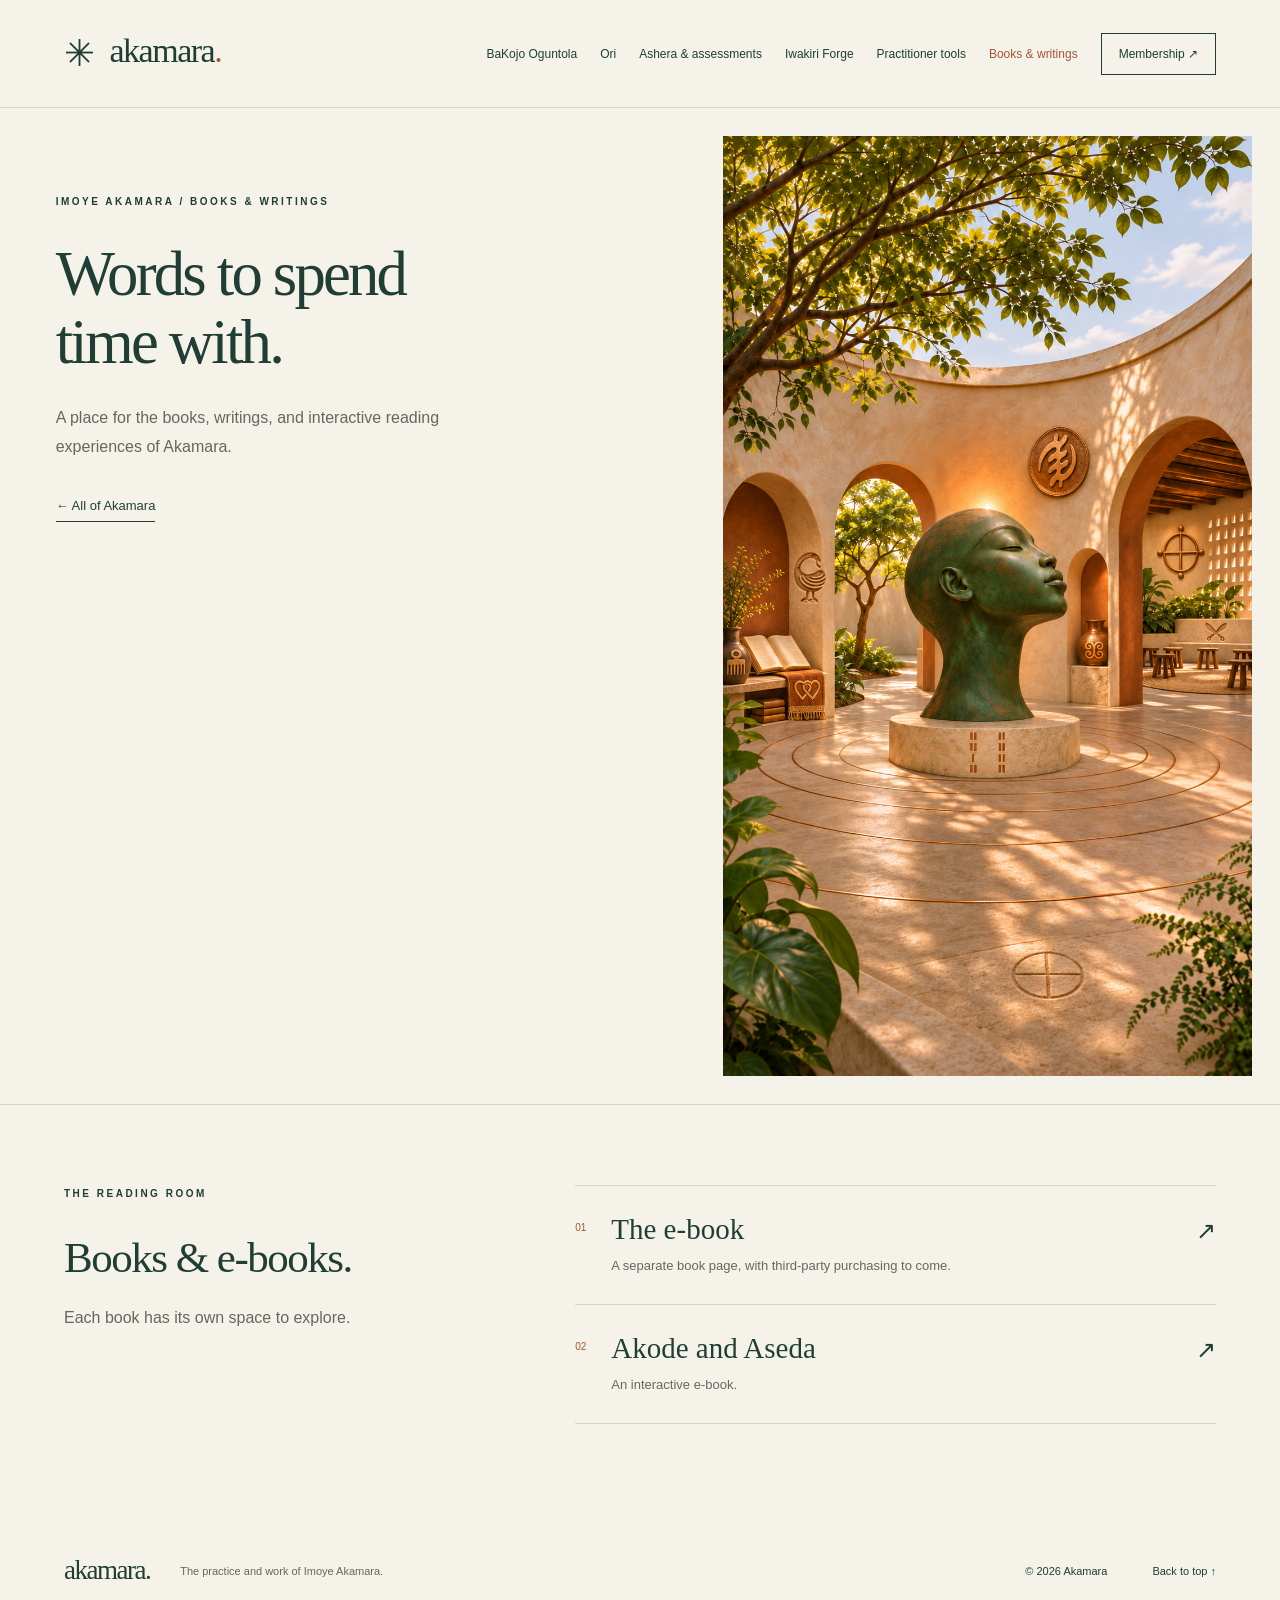
<file: books.html>
<!doctype html>
<html lang="en">
<head>
  <meta charset="utf-8">
  <meta name="viewport" content="width=device-width, initial-scale=1">
  <title>Books &amp; writings | Akamara</title>
  <meta name="description" content="A place for the books, writings, and interactive reading experiences of Akamara.">
  <meta name="theme-color" content="#203e35">
  <link rel="icon" href="images/favicon.svg" type="image/svg+xml">
  <link rel="stylesheet" href="styles.css">
  <script src="script.js" defer></script>
</head>
<body>
  <a class="skip" href="#main">Skip to content</a>
  <header>
    <a class="brand" href="index.html" aria-label="Akamara home">
      <span class="brand-mark" aria-hidden="true">✳</span>
      akamara<span class="brand-dot">.</span>
    </a>
    <button class="menu-toggle" aria-expanded="false" aria-controls="navigation">Menu</button>
    <nav id="navigation" aria-label="Main navigation">
      <a href="bakojo-oguntola.html">BaKojo Oguntola</a>
      <a href="ori.html">Ori</a>
<a href="asera.html">Ashera &amp; assessments</a>
      <a href="iwakiri-forge.html">Iwakiri Forge</a>
      <a href="practitioner-tools.html">Practitioner tools</a>
      <a href="books.html" aria-current="page">Books &amp; writings</a>
      <a class="membership" href="membership.html">Membership ↗</a>
    </nav>
  </header>

  <main id="main">
    <section class="hero">
      <div class="hero-copy">
        <p class="eyebrow">IMOYE AKAMARA / BOOKS &amp; WRITINGS</p>
        <h1>Words to spend<br>time with.</h1>
        <p class="intro">A place for the books, writings, and interactive reading experiences of Akamara.</p>
        <a class="text-link" href="index.html#explore">← All of Akamara</a>
      </div>
      <div class="art" aria-hidden="true">
        <div class="orbit orbit-one"></div>
        <div class="orbit orbit-two"></div>
        <div class="orbit orbit-three"></div>
        <div class="seed"></div>
        <span class="art-label">AKAMARA / AN EVOLVING PRACTICE</span>
        <span class="art-cross">+</span>
      </div>
    </section>

    <section class="directory">
      <div class="section-heading">
        <p class="eyebrow">THE READING ROOM</p>
        <h2>Books &amp; e-books.</h2>
        <p>Each book has its own space to explore.</p>
      </div>
      <div class="entries">
        <a class="entry" href="ebook.html">
          <span class="number">01</span>
          <div>
            <h3>The e-book</h3>
            <p>A separate book page, with third-party purchasing to come.</p>
          </div>
          <span class="arrow" aria-hidden="true">↗</span>
        </a>
        <a class="entry" href="akode-and-aseda.html">
          <span class="number">02</span>
          <div>
            <h3>Akode and Aseda</h3>
            <p>An interactive e-book.</p>
          </div>
          <span class="arrow" aria-hidden="true">↗</span>
        </a>
      </div>
    </section>
  </main>

  <footer>
    <a class="brand" href="index.html">akamara.</a>
    <p>The practice and work of Imoye Akamara.</p>
    <span>© <span data-year>2026</span> Akamara</span>
    <a href="#main">Back to top ↑</a>
  </footer>
</body>
</html>
</file>
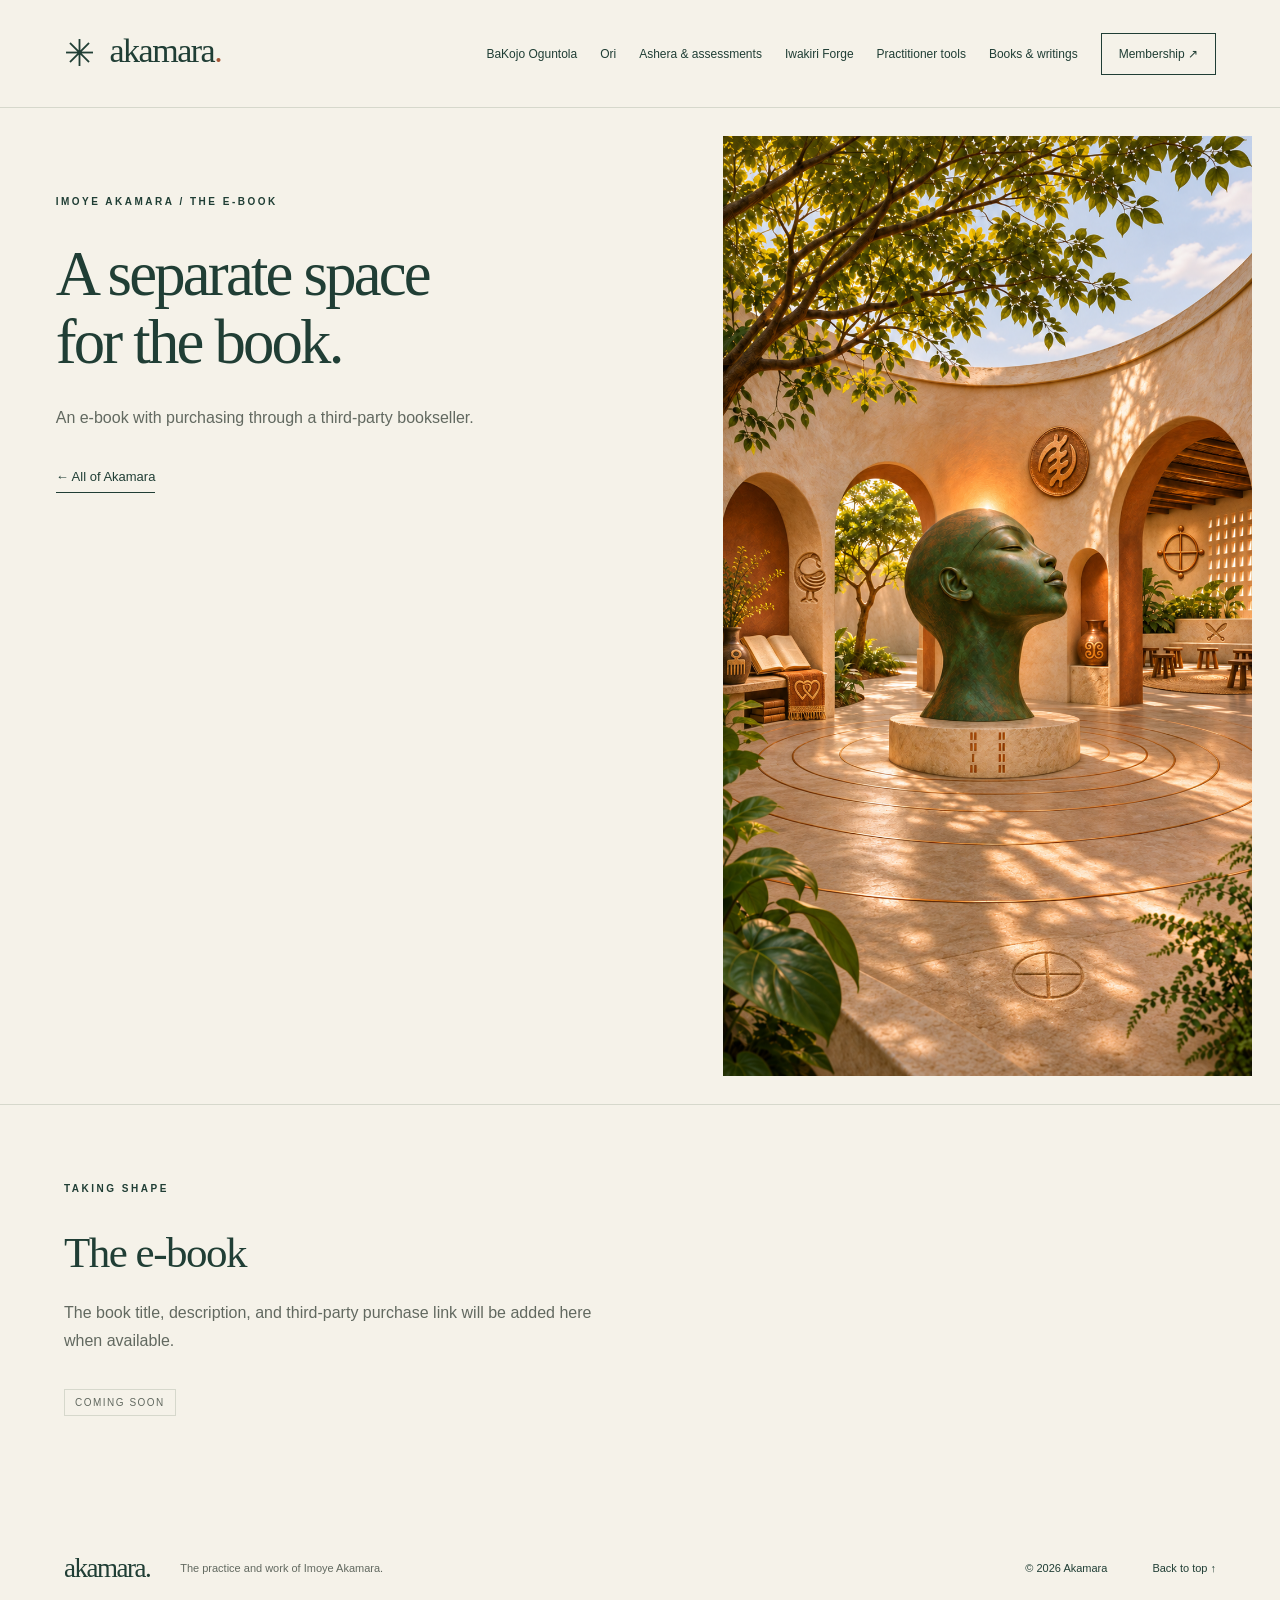
<file: ebook.html>
<!doctype html>
<html lang="en">
<head>
  <meta charset="utf-8">
  <meta name="viewport" content="width=device-width, initial-scale=1">
  <title>The e-book | Akamara</title>
  <meta name="description" content="An e-book with purchasing through a third-party bookseller.">
  <meta name="theme-color" content="#203e35">
  <link rel="icon" href="images/favicon.svg" type="image/svg+xml">
  <link rel="stylesheet" href="styles.css">
  <script src="script.js" defer></script>
</head>
<body>
  <a class="skip" href="#main">Skip to content</a>
  <header>
    <a class="brand" href="index.html" aria-label="Akamara home">
      <span class="brand-mark" aria-hidden="true">✳</span>
      akamara<span class="brand-dot">.</span>
    </a>
    <button class="menu-toggle" aria-expanded="false" aria-controls="navigation">Menu</button>
    <nav id="navigation" aria-label="Main navigation">
      <a href="bakojo-oguntola.html">BaKojo Oguntola</a>
      <a href="ori.html">Ori</a>
<a href="asera.html">Ashera &amp; assessments</a>
      <a href="iwakiri-forge.html">Iwakiri Forge</a>
      <a href="practitioner-tools.html">Practitioner tools</a>
      <a href="books.html">Books &amp; writings</a>
      <a class="membership" href="membership.html">Membership ↗</a>
    </nav>
  </header>

  <main id="main">
    <section class="hero">
      <div class="hero-copy">
        <p class="eyebrow">IMOYE AKAMARA / THE E-BOOK</p>
        <h1>A separate space<br>for the book.</h1>
        <p class="intro">An e-book with purchasing through a third-party bookseller.</p>
        <a class="text-link" href="index.html#explore">← All of Akamara</a>
      </div>
      <div class="art" aria-hidden="true">
        <div class="orbit orbit-one"></div>
        <div class="orbit orbit-two"></div>
        <div class="orbit orbit-three"></div>
        <div class="seed"></div>
        <span class="art-label">AKAMARA / AN EVOLVING PRACTICE</span>
        <span class="art-cross">+</span>
      </div>
    </section>
    <section class="coming">
      <p class="eyebrow">TAKING SHAPE</p>
      <h2>The e-book</h2>
      <p>The book title, description, and third-party purchase link will be added here when available.</p>
      <span class="status">Coming soon</span>
    </section>
  </main>

  <footer>
    <a class="brand" href="index.html">akamara.</a>
    <p>The practice and work of Imoye Akamara.</p>
    <span>© <span data-year>2026</span> Akamara</span>
    <a href="#main">Back to top ↑</a>
  </footer>
</body>
</html>
</file>
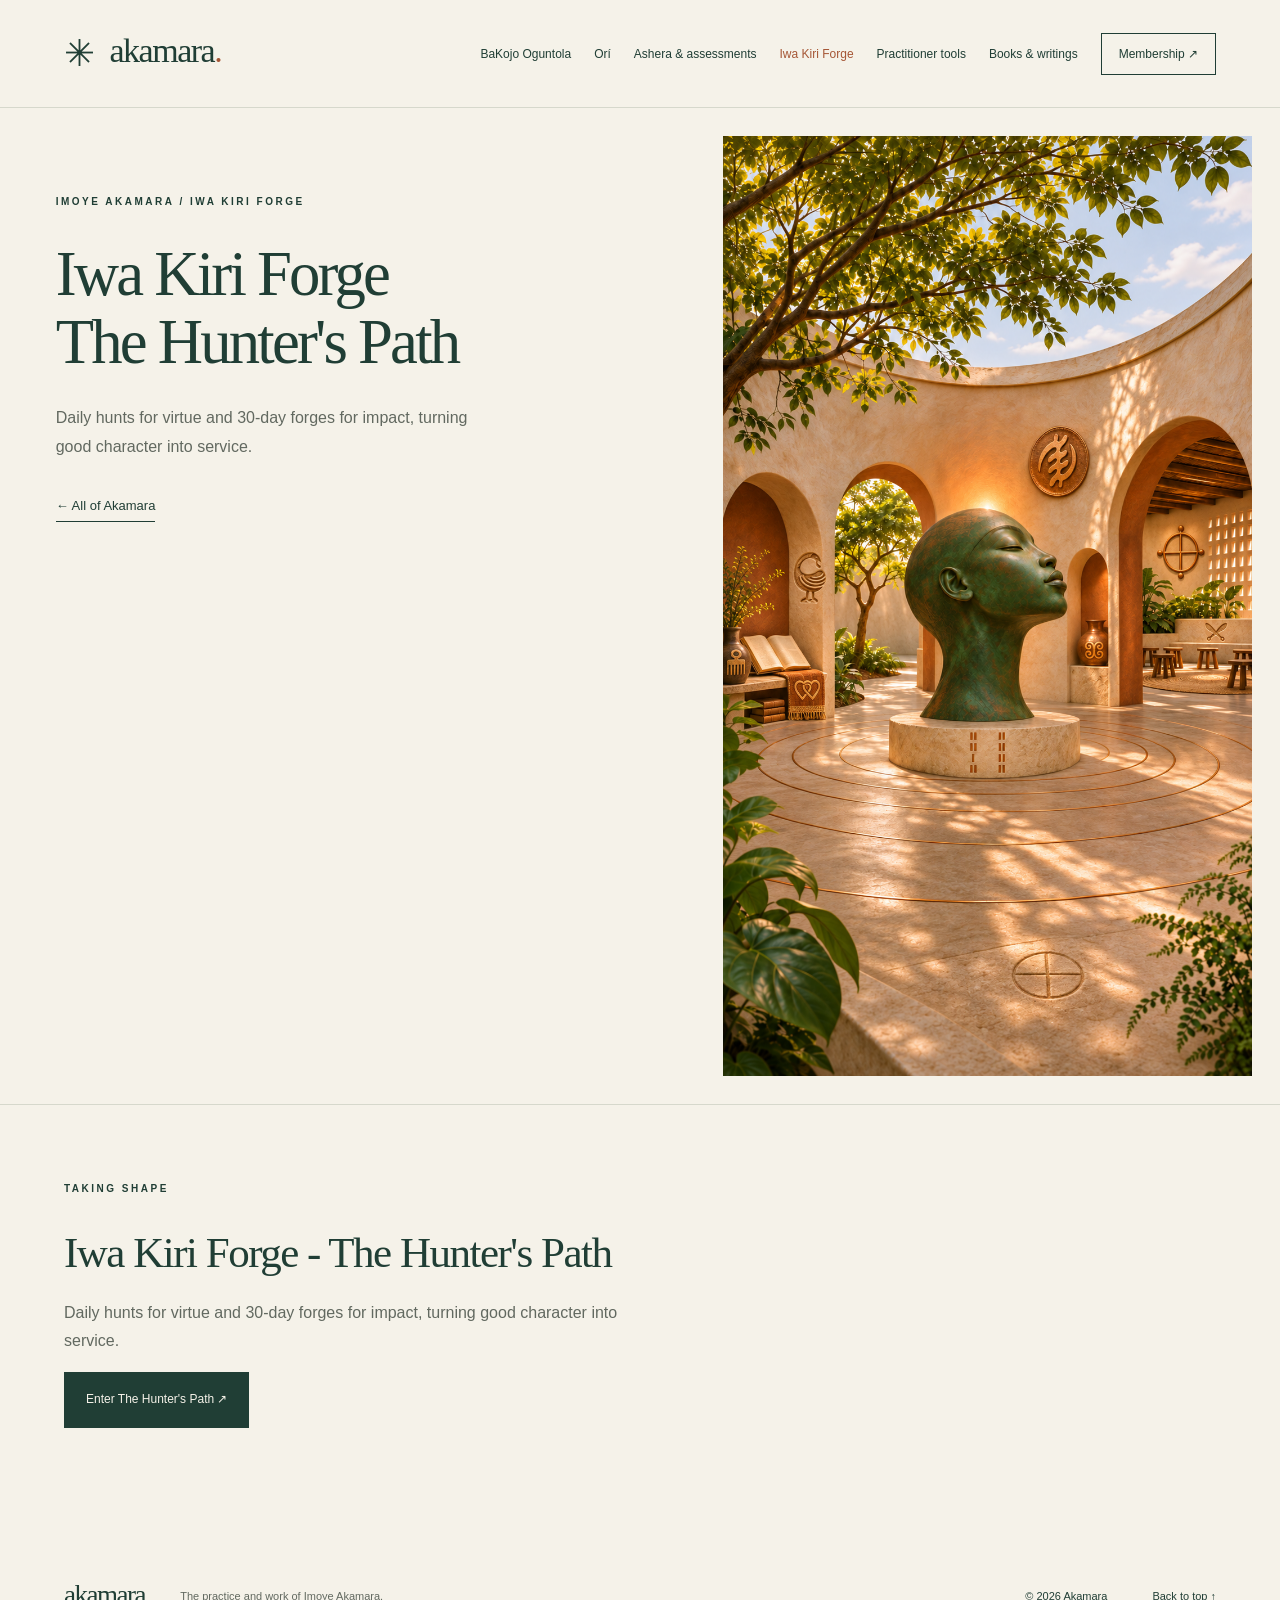
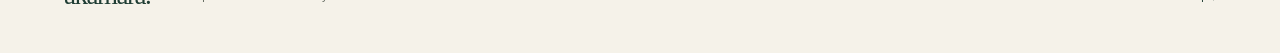
<file: iwakiri-forge.html>
<!doctype html>
<html lang="en">
<head>
  <meta charset="utf-8">
  <meta name="viewport" content="width=device-width, initial-scale=1">
<title>Iwa Kiri Forge - The Hunter's Path | Akamara</title>
  <meta name="description" content="Daily hunts for virtue and 30-day forges for impact, turning good character into service.">
  <meta name="theme-color" content="#203e35">
  <link rel="icon" href="images/favicon.svg" type="image/svg+xml">
  <link rel="stylesheet" href="styles.css">
  <script src="script.js" defer></script>
</head>
<body>
  <a class="skip" href="#main">Skip to content</a>
  <header>
    <a class="brand" href="index.html" aria-label="Akamara home">
      <span class="brand-mark" aria-hidden="true">✳</span>
      akamara<span class="brand-dot">.</span>
    </a>
    <button class="menu-toggle" aria-expanded="false" aria-controls="navigation">Menu</button>
    <nav id="navigation" aria-label="Main navigation">
      <a href="bakojo-oguntola.html">BaKojo Oguntola</a>
<a href="ori.html">Orí</a>
      <a href="asera.html">Ashera &amp; assessments</a>
      <a href="iwakiri-forge.html" aria-current="page">Iwa Kiri Forge</a>
      <a href="practitioner-tools.html">Practitioner tools</a>
      <a href="books.html">Books &amp; writings</a>
      <a class="membership" href="membership.html">Membership ↗</a>
    </nav>
  </header>

  <main id="main">
    <section class="hero">
      <div class="hero-copy">
<p class="eyebrow">IMOYE AKAMARA / IWA KIRI FORGE</p>
<h1>Iwa Kiri Forge<br>The Hunter's Path</h1>
        <p class="intro">
  Daily hunts for virtue and 30-day forges for impact,
  turning good character into service.
</p>
        <a class="text-link" href="index.html#explore">← All of Akamara</a>
      </div>
      <div class="art" aria-hidden="true">
        <div class="orbit orbit-one"></div>
        <div class="orbit orbit-two"></div>
        <div class="orbit orbit-three"></div>
        <div class="seed"></div>
        <span class="art-label">AKAMARA / AN EVOLVING PRACTICE</span>
        <span class="art-cross">+</span>
      </div>
    </section>
    <section class="coming">
      <p class="eyebrow">TAKING SHAPE</p>
<h2>Iwa Kiri Forge - The Hunter's Path</h2>
<p>
  Daily hunts for virtue and 30-day forges for impact,
  turning good character into service.
</p>
<p>
  <a class="button" href="https://iwa-kiri-forge-753a45e7.base44.app">
    Enter The Hunter's Path ↗
  </a>
</p>
    </section>
  </main>

  <footer>
    <a class="brand" href="index.html">akamara.</a>
    <p>The practice and work of Imoye Akamara.</p>
    <span>© <span data-year>2026</span> Akamara</span>
    <a href="#main">Back to top ↑</a>
  </footer>
</body>
</html>
</file>
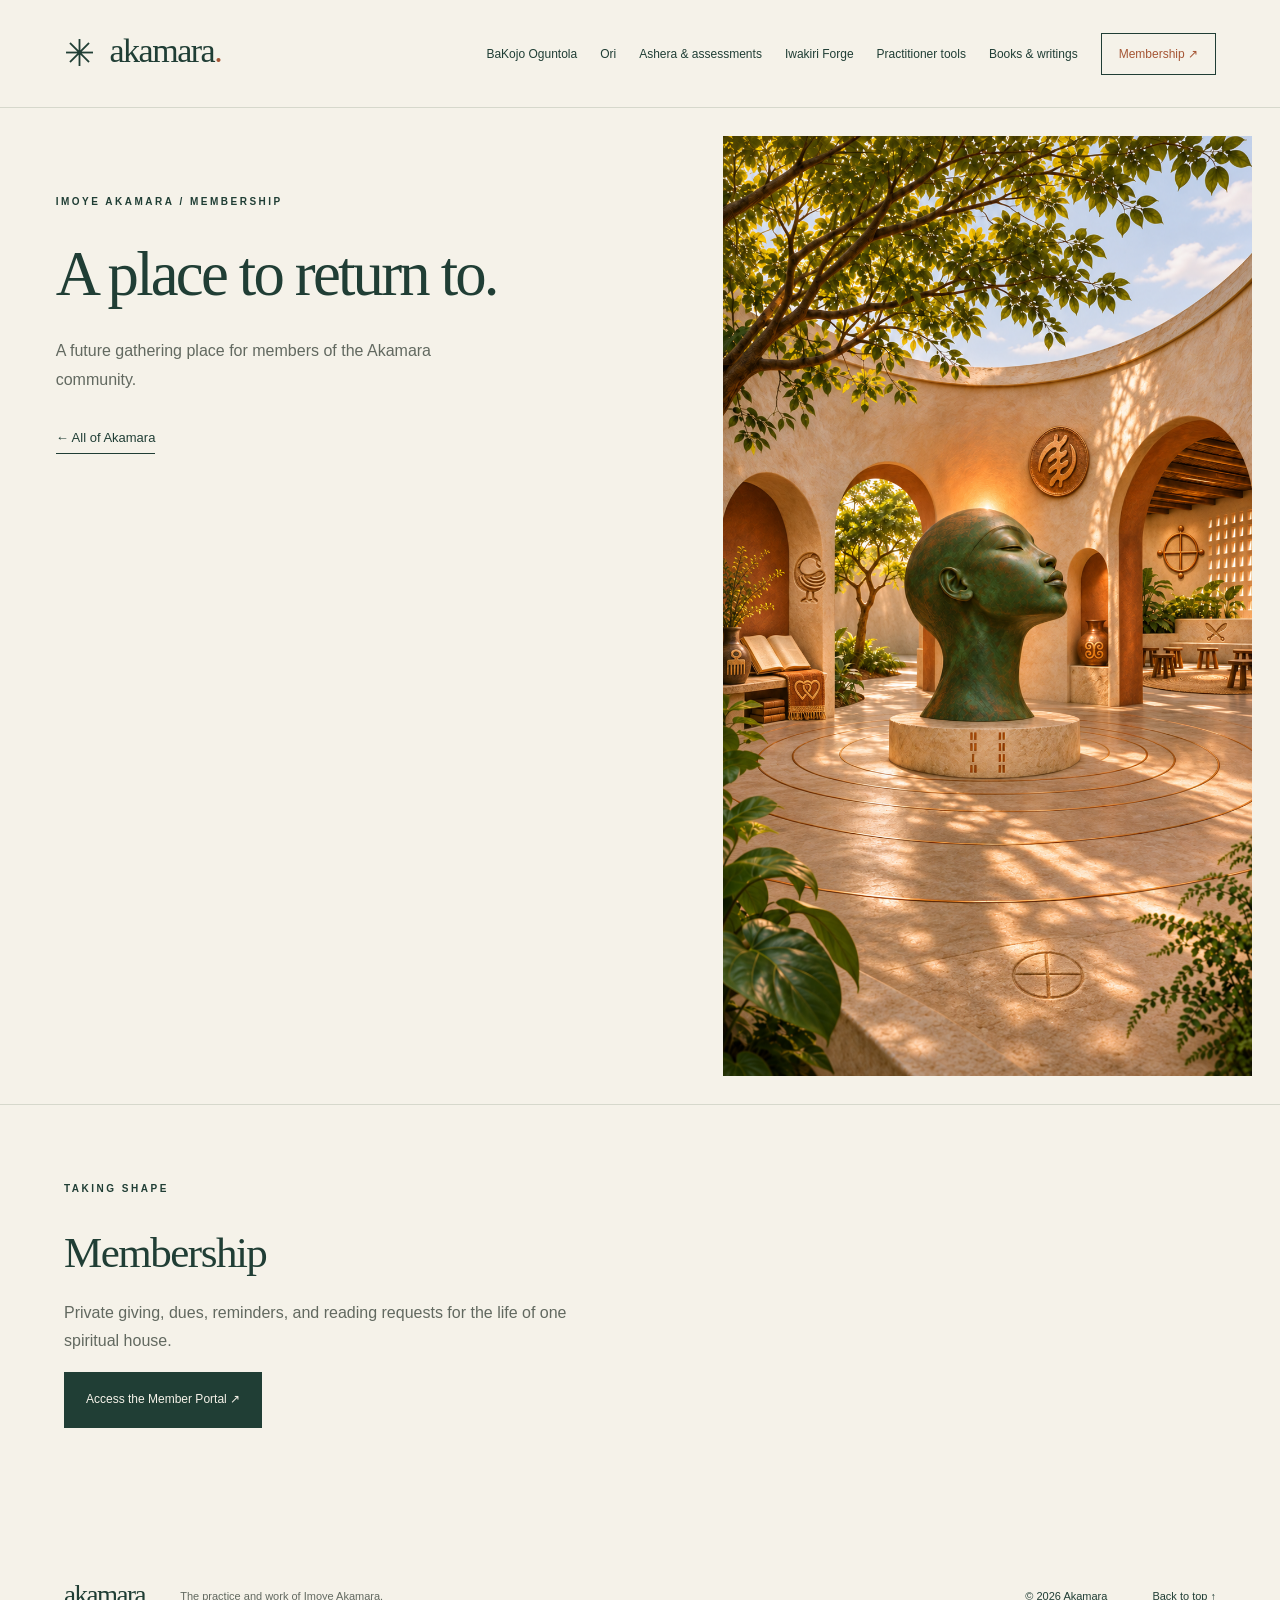
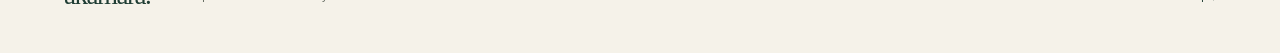
<file: membership.html>
<!doctype html>
<html lang="en">
<head>
  <meta charset="utf-8">
  <meta name="viewport" content="width=device-width, initial-scale=1">
  <title>Membership | Akamara</title>
  <meta name="description" content="A future gathering place for members of the Akamara community.">
  <meta name="theme-color" content="#203e35">
  <link rel="icon" href="images/favicon.svg" type="image/svg+xml">
  <link rel="stylesheet" href="styles.css">
  <script src="script.js" defer></script>
</head>
<body>
  <a class="skip" href="#main">Skip to content</a>
  <header>
    <a class="brand" href="index.html" aria-label="Akamara home">
      <span class="brand-mark" aria-hidden="true">✳</span>
      akamara<span class="brand-dot">.</span>
    </a>
    <button class="menu-toggle" aria-expanded="false" aria-controls="navigation">Menu</button>
    <nav id="navigation" aria-label="Main navigation">
      <a href="bakojo-oguntola.html">BaKojo Oguntola</a>
      <a href="ori.html">Ori</a>
<a href="asera.html">Ashera &amp; assessments</a>
      <a href="iwakiri-forge.html">Iwakiri Forge</a>
      <a href="practitioner-tools.html">Practitioner tools</a>
      <a href="books.html">Books &amp; writings</a>
      <a class="membership" href="membership.html" aria-current="page">Membership ↗</a>
    </nav>
  </header>

  <main id="main">
    <section class="hero">
      <div class="hero-copy">
        <p class="eyebrow">IMOYE AKAMARA / MEMBERSHIP</p>
        <h1>A place to return to.</h1>
        <p class="intro">A future gathering place for members of the Akamara community.</p>
        <a class="text-link" href="index.html#explore">← All of Akamara</a>
      </div>
      <div class="art" aria-hidden="true">
        <div class="orbit orbit-one"></div>
        <div class="orbit orbit-two"></div>
        <div class="orbit orbit-three"></div>
        <div class="seed"></div>
        <span class="art-label">AKAMARA / AN EVOLVING PRACTICE</span>
        <span class="art-cross">+</span>
      </div>
    </section>
    <section class="coming">
      <p class="eyebrow">TAKING SHAPE</p>
      <h2>Membership</h2>
<p>
  Private giving, dues, reminders, and reading requests
  for the life of one spiritual house.
</p>
<p>
  <a class="button" href="https://house-steward-flow.base44.app">
    Access the Member Portal ↗
  </a>
</p>   
    </section>
  </main>

  <footer>
    <a class="brand" href="index.html">akamara.</a>
    <p>The practice and work of Imoye Akamara.</p>
    <span>© <span data-year>2026</span> Akamara</span>
    <a href="#main">Back to top ↑</a>
  </footer>
</body>
</html>
</file>
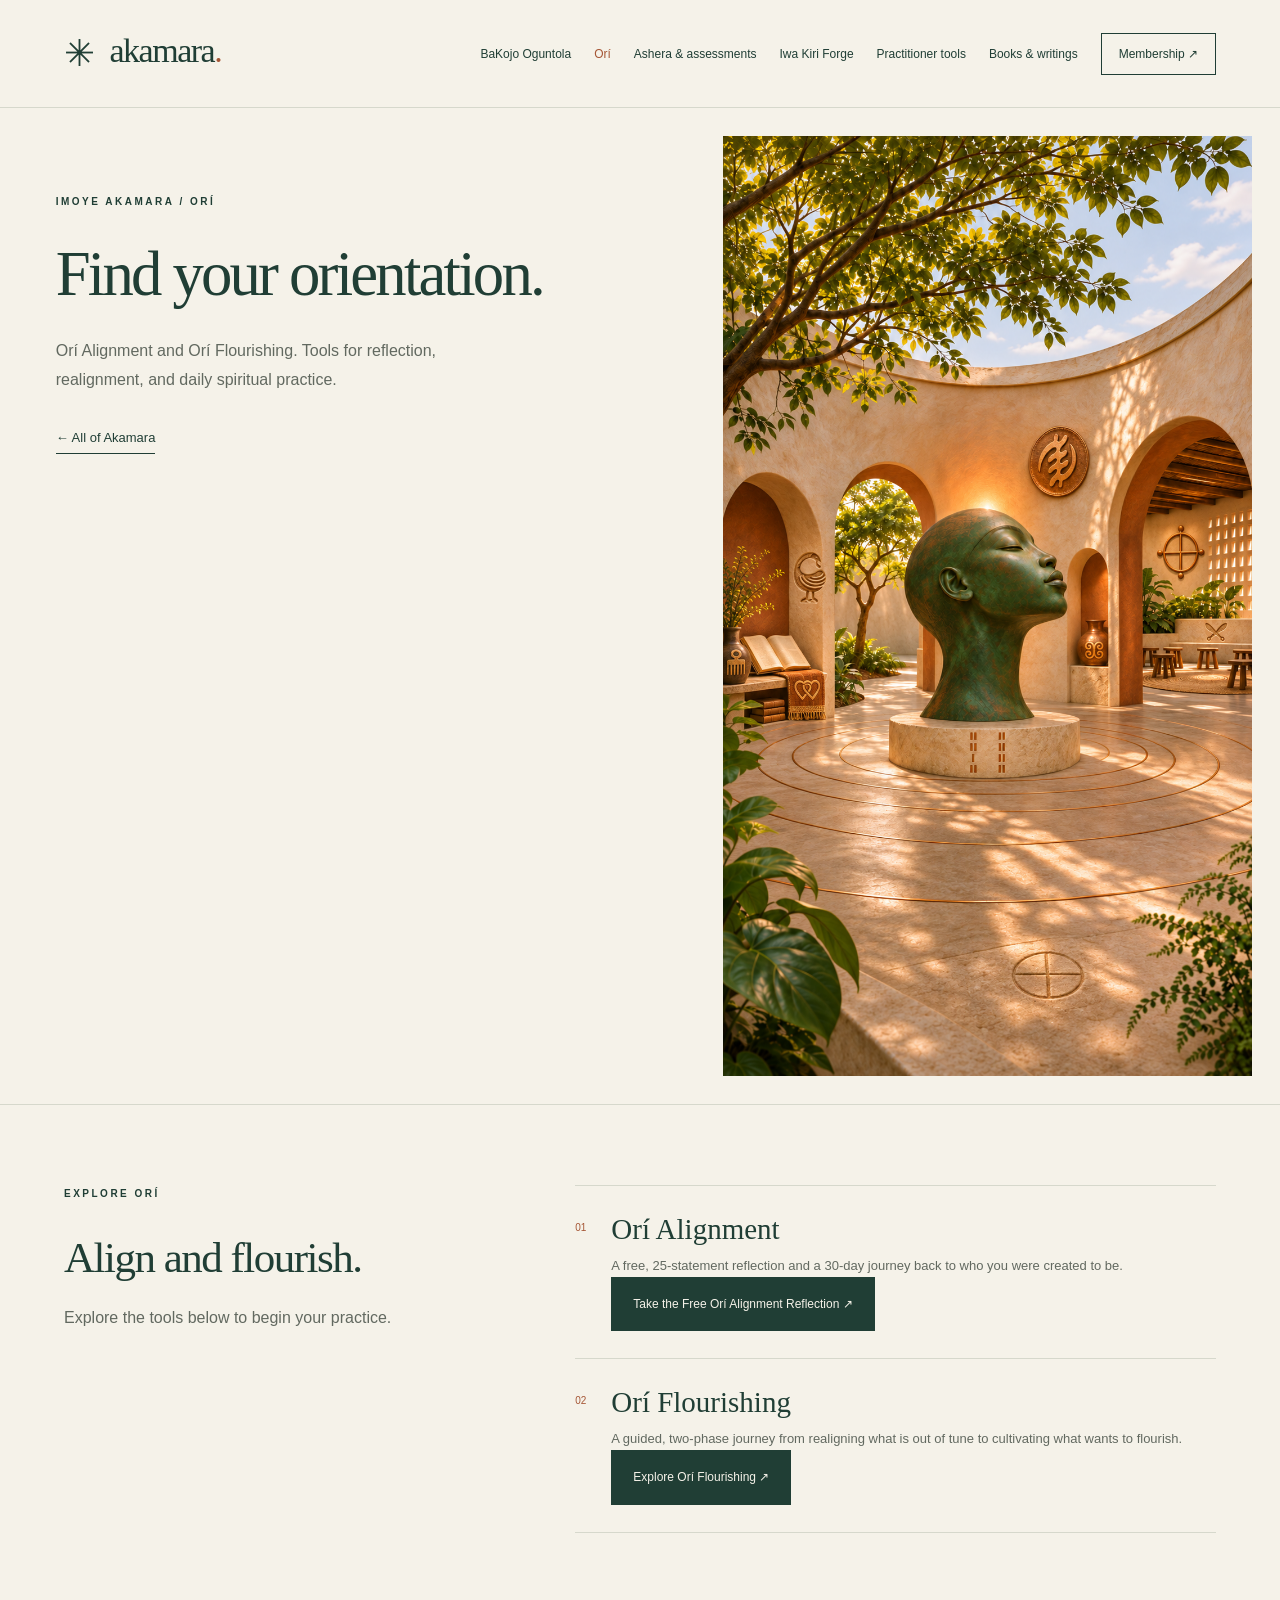
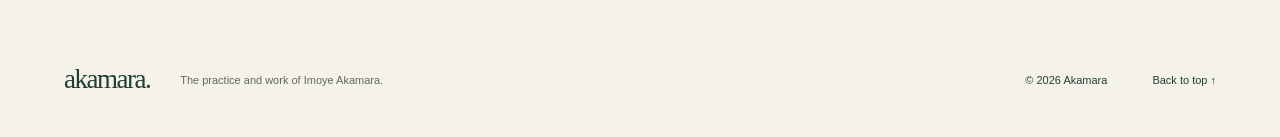
<file: ori.html>
<!doctype html>
<html lang="en">
<head>
  <meta charset="utf-8">
  <meta name="viewport" content="width=device-width, initial-scale=1">
<title>Orí Alignment &amp; Orí Flourishing | Akamara</title>
<meta name="description" content="Explore Orí Alignment and Orí Flourishing: tools for reflection, realignment, and daily spiritual practice.">
  <meta name="theme-color" content="#203e35">
  <link rel="icon" href="images/favicon.svg" type="image/svg+xml">
  <link rel="stylesheet" href="styles.css">
  <script src="script.js" defer></script>
</head>
<body>
  <a class="skip" href="#main">Skip to content</a>

  <header>
    <a class="brand" href="index.html" aria-label="Akamara home">
      <span class="brand-mark" aria-hidden="true">✳</span>
      akamara<span class="brand-dot">.</span>
    </a>
    <button class="menu-toggle" aria-expanded="false" aria-controls="navigation">Menu</button>
    <nav id="navigation" aria-label="Main navigation">
      <a href="bakojo-oguntola.html">BaKojo Oguntola</a>
      <a href="ori.html" aria-current="page">Orí</a>
      <a href="asera.html">Ashera &amp; assessments</a>
      <a href="iwakiri-forge.html">Iwa Kiri Forge</a>
      <a href="practitioner-tools.html">Practitioner tools</a>
      <a href="books.html">Books &amp; writings</a>
      <a class="membership" href="membership.html">Membership ↗</a>
    </nav>
  </header>

  <main id="main">
    <section class="hero">
      <div class="hero-copy">
        <p class="eyebrow">IMOYE AKAMARA / ORÍ</p>
        <h1>Find your orientation.</h1>
        <p class="intro">
  Orí Alignment and Orí Flourishing.
  Tools for reflection, realignment, and daily spiritual practice.
</p>
        <a class="text-link" href="index.html#explore">← All of Akamara</a>
      </div>

      <div class="art" aria-hidden="true">
        <div class="orbit orbit-one"></div>
        <div class="orbit orbit-two"></div>
        <div class="orbit orbit-three"></div>
        <div class="seed"></div>
        <span class="art-label">AKAMARA / AN EVOLVING PRACTICE</span>
        <span class="art-cross">+</span>
      </div>
    </section>

    <section class="directory" aria-labelledby="ori-tools-title">
      <div class="section-heading">
        <p class="eyebrow">EXPLORE ORÍ</p>
<h2 id="ori-tools-title">Align and flourish.</h2>
<p>Explore the tools below to begin your practice.</p>
      </div>

      <div class="entries">
        <article class="entry" id="ori-alignment">
          <span class="number">01</span>
          <div>
            <h3>Orí Alignment</h3>
            <p>
              A free, 25-statement reflection and a 30-day journey
              back to who you were created to be.
            </p>
<p>
  <a class="button" href="https://imoye-ori-path.base44.app">
    Take the Free Orí Alignment Reflection ↗
  </a>
</p>
          </div>
        </article>

        <article class="entry" id="ori-flourish">
          <span class="number">02</span>
          <div>
            <h3>Orí Flourishing</h3>
            <p>
              A guided, two-phase journey from realigning what is
              out of tune to cultivating what wants to flourish.
            </p>
<p>
  <a class="button" href="https://ori-path-flow.base44.app">
    Explore Orí Flourishing ↗
  </a>
</p>
          </div>
        </article>

    
      </div>
    </section>
  </main>

  <footer>
    <a class="brand" href="index.html">akamara.</a>
    <p>The practice and work of Imoye Akamara.</p>
    <span>© <span data-year>2026</span> Akamara</span>
    <a href="#main">Back to top ↑</a>
  </footer>
</body>
</html>
</file>
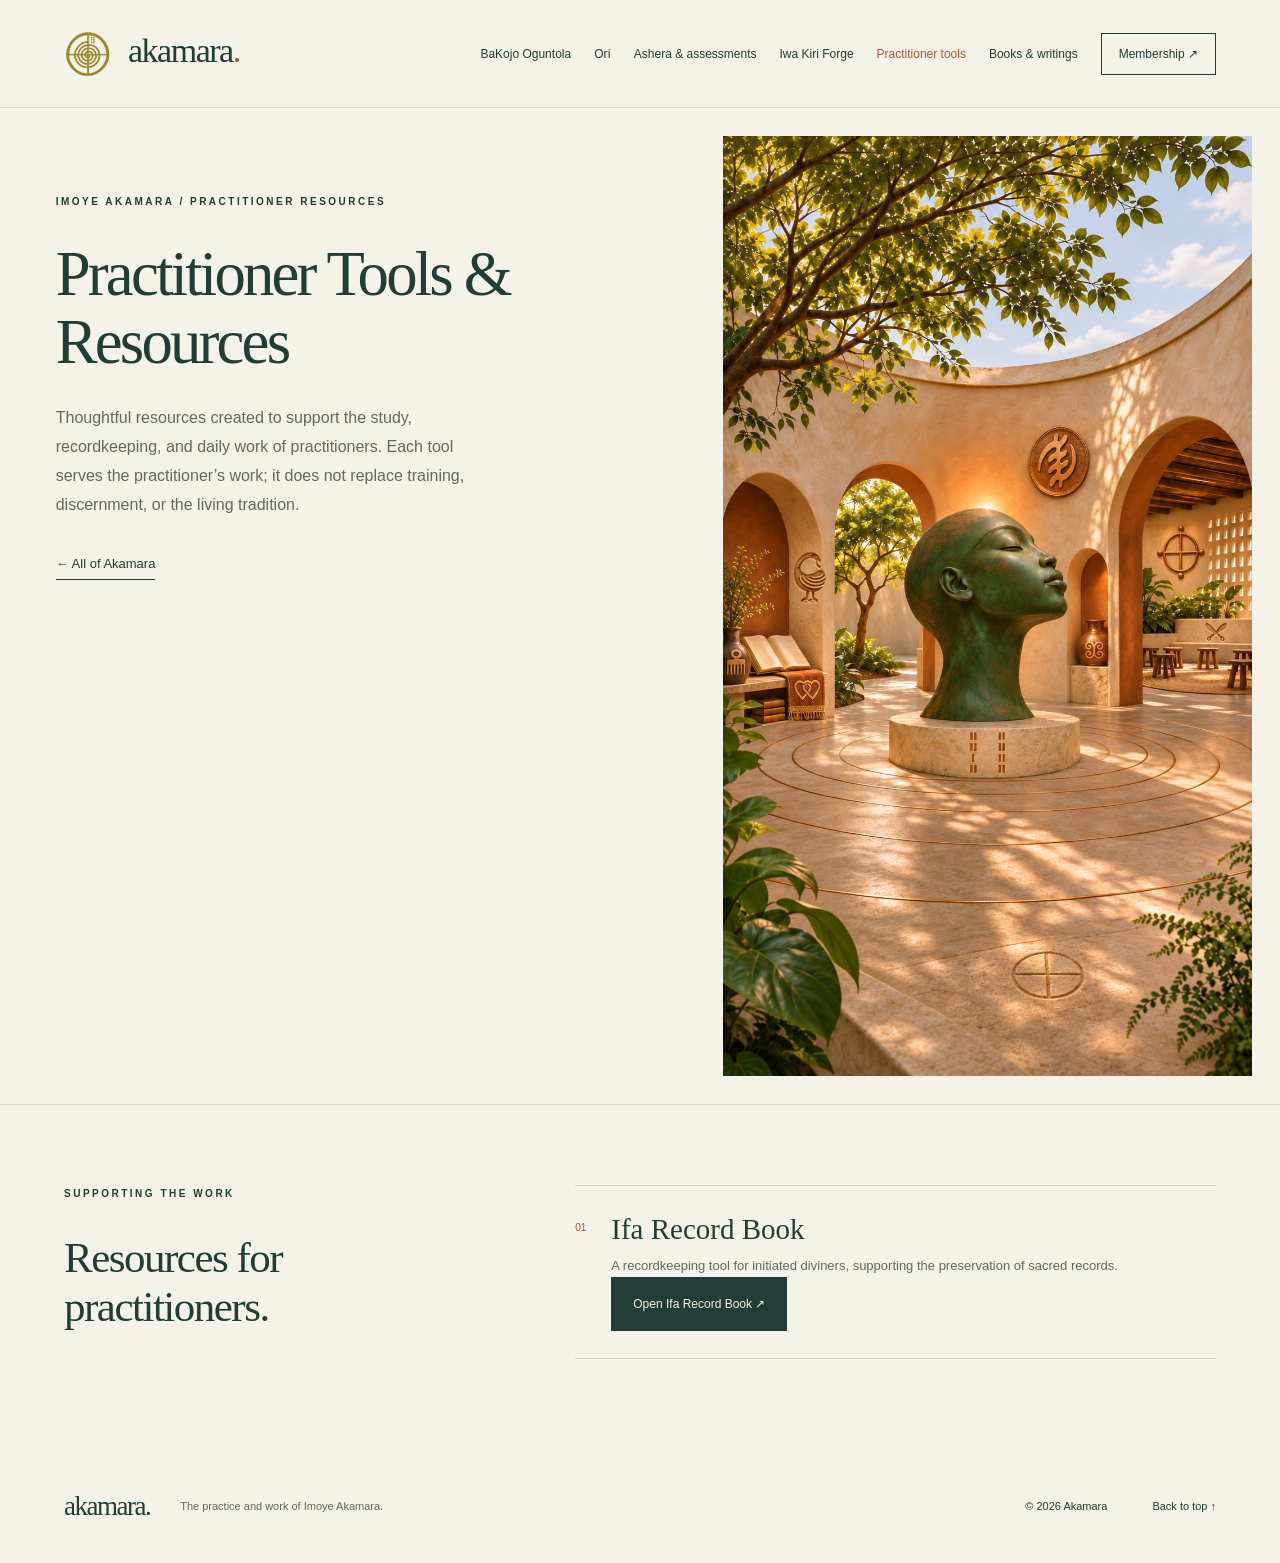
<file: practitioner-tools.html>
<!doctype html>
<html lang="en">
<head>
  <meta charset="utf-8">
  <meta name="viewport" content="width=device-width, initial-scale=1">
  <title>Practitioner Tools &amp; Resources | Akamara</title>
  <meta name="description" content="Thoughtful resources supporting the study, recordkeeping, and daily work of practitioners.">
  <meta name="theme-color" content="#203e35">
  <link rel="icon" href="images/favicon.svg" type="image/svg+xml">
  <link rel="stylesheet" href="styles.css">
  <script src="script.js" defer></script>
</head>
<body>
  <a class="skip" href="#main">Skip to content</a>

  <header>
    <a class="brand" href="index.html" aria-label="Akamara home">
      <img
        src="images/akamara-emblem.png"
        alt=""
        width="48"
        height="48"
        style="object-fit: contain; vertical-align: middle; margin-right: 9px;"
      >
      akamara<span class="brand-dot">.</span>
    </a>

    <button class="menu-toggle"
            aria-expanded="false"
            aria-controls="navigation">Menu</button>

    <nav id="navigation" aria-label="Main navigation">
      <a href="bakojo-oguntola.html">BaKojo Oguntola</a>
      <a href="ori.html">Orí</a>
      <a href="asera.html">Ashera &amp; assessments</a>
      <a href="iwakiri-forge.html">Iwa Kiri Forge</a>
      <a href="practitioner-tools.html" aria-current="page">Practitioner tools</a>
      <a href="books.html">Books &amp; writings</a>
      <a class="membership" href="membership.html">Membership ↗</a>
    </nav>
  </header>

  <main id="main">
    <section class="hero">
      <div class="hero-copy">
        <p class="eyebrow">IMOYE AKAMARA / PRACTITIONER RESOURCES</p>
        <h1>Practitioner Tools &amp; Resources</h1>
        <p class="intro">
          Thoughtful resources created to support the study,
          recordkeeping, and daily work of practitioners.
          Each tool serves the practitioner’s work; it does not
          replace training, discernment, or the living tradition.
        </p>
        <a class="text-link" href="index.html#practitioner-tools">
          ← All of Akamara
        </a>
      </div>

      <div class="art" aria-hidden="true"></div>
    </section>

    <section class="directory" aria-labelledby="resources-title">
      <div class="section-heading">
        <p class="eyebrow">SUPPORTING THE WORK</p>
        <h2 id="resources-title">Resources for practitioners.</h2>
      </div>

      <div class="entries">
        <article class="entry" id="ifa-record-book">
          <span class="number">01</span>
          <div>
            <h3>Ifa Record Book</h3>
            <p>
              A recordkeeping tool for initiated diviners,
              supporting the preservation of sacred records.
            </p>
            <p>
              <a class="button"
                 href="https://ori-log-0d031eff.base44.app">
                Open Ifa Record Book ↗
              </a>
            </p>
          </div>
        </article>
      </div>
    </section>
  </main>

  <footer>
    <a class="brand" href="index.html">akamara.</a>
    <p>The practice and work of Imoye Akamara.</p>
    <span>© <span data-year>2026</span> Akamara</span>
    <a href="#main">Back to top ↑</a>
  </footer>
</body>
</html>
</file>
<file: styles.css>
:root {
  --paper: #f5f2e9;
  --ink: #203e35;
  --muted: #626960;
  --line: #d6d8cc;
  --copper: #a55635;
}

* {
  box-sizing: border-box;
}

html {
  scroll-behavior: smooth;
}

body {
  margin: 0;
  background: var(--paper);
  color: var(--ink);
  font-family: Arial, Helvetica, sans-serif;
  font-size: 16px;
}

a {
  color: inherit;
  text-decoration: none;
}

a,
button {
  touch-action: manipulation;
}

a:focus-visible,
button:focus-visible {
  outline: 3px solid var(--copper);
  outline-offset: 6px;
}

header {
  min-height: 108px;
  display: flex;
  align-items: center;
  justify-content: space-between;
  gap: 30px;
  padding: 24px 5%;
  border-bottom: 1px solid var(--line);
}

.brand {
  font-family: Georgia, serif;
  font-size: 34px;
  letter-spacing: -1.5px;
  white-space: nowrap;
}

.brand-mark {
  font-size: 37px;
  vertical-align: middle;
  margin-right: 9px;
}

.brand-dot {
  color: var(--copper);
}

nav {
  display: flex;
  align-items: center;
  gap: 23px;
  font-size: 12px;
}

nav a:hover,
nav a[aria-current] {
  color: var(--copper);
}

.membership {
  border: 1px solid var(--ink);
  padding: 13px 17px;
}

.menu-toggle {
  display: none;
}

.hero {
  display: grid;
  grid-template-columns: 1.3fr 1fr;
  min-height: 640px;
  border-bottom: 1px solid var(--line);
}

.hero-copy {
  padding: 85px 7.7% 75px;
}

.eyebrow {
  font-size: 10px;
  letter-spacing: 2.5px;
  font-weight: 600;
  line-height: 1.8;
  margin: 0 0 30px;
}

h1,
h2,
h3 {
  font-family: Georgia, "Times New Roman", serif;
  font-weight: 400;
}

h1 {
  font-size: clamp(46px, 4.9vw, 78px);
  line-height: 1.08;
  letter-spacing: -2.8px;
  margin: 0 0 28px;
}

.intro {
  font-size: 16px;
  line-height: 1.8;
  max-width: 435px;
  color: var(--muted);
  margin-bottom: 34px;
}

.button {
  background: var(--ink);
  color: var(--paper);
  padding: 17px 22px;
  display: inline-flex;
  gap: 42px;
  font-size: 12px;
  align-items: center;
}

.button:hover {
  background: #34594b;
}

.text-link {
  font-size: 13px;
  border-bottom: 1px solid var(--ink);
  padding-bottom: 8px;
}

.art {
  position: relative;
  overflow: hidden;
  background: #e7e8db;
  margin: 28px 28px 28px 0;
  display: grid;
  place-items: center;
  min-height: 450px;
}

.orbit {
  position: absolute;
  border: 1px solid #8e9e84;
  border-radius: 50%;
  width: 330px;
  height: 330px;
}

.orbit-one {
  transform: rotate(-28deg) scaleX(.56);
}

.orbit-two {
  transform: rotate(28deg) scaleX(.56);
}

.orbit-three {
  width: 260px;
  height: 260px;
  border-color: #a6af97;
}

.seed {
  width: 108px;
  height: 180px;
  border-radius: 60% 40% 60% 40%;
  background: var(--ink);
  transform: rotate(26deg);
  box-shadow: 20px 13px 0 -5px #ad6347;
  z-index: 1;
}

.art::before,
.art::after {
  content: "";
  position: absolute;
  background: #bbc3ac;
}

.art::before {
  height: 1px;
  width: 80%;
  top: 50%;
}

.art::after {
  height: 70%;
  width: 1px;
  left: 50%;
}

.art-label {
  position: absolute;
  bottom: 26px;
  left: 28px;
  font-size: 8px;
  letter-spacing: 2px;
}

.art-cross {
  position: absolute;
  top: 22px;
  right: 28px;
  color: var(--copper);
  font-size: 28px;
}

.directory {
  padding: 80px 5% 90px;
  display: grid;
  grid-template-columns: .85fr 1.3fr;
  gap: 8%;
}

.section-heading h2,
.coming h2 {
  font-size: 43px;
  letter-spacing: -1.5px;
  margin: 0 0 22px;
}

.section-heading p:not(.eyebrow),
.coming > p:not(.eyebrow) {
  color: var(--muted);
  line-height: 1.8;
  max-width: 360px;
}

.entry {
  display: flex;
  gap: 25px;
  padding: 27px 0;
  border-top: 1px solid var(--line);
  position: relative;
}

.entry:last-child {
  border-bottom: 1px solid var(--line);
}

a.entry:hover h3 {
  color: var(--copper);
}

.number {
  font-size: 10px;
  color: var(--copper);
  padding-top: 9px;
}

.entry h3 {
  font-size: 29px;
  margin: 0 0 9px;
}

.entry p {
  font-size: 13px;
  line-height: 1.7;
  color: var(--muted);
  margin: 0;
}

.arrow {
  margin-left: auto;
  font-size: 24px;
  padding: 4px 0 0 12px;
}

.status {
  display: inline-block;
  font-size: 10px;
  text-transform: uppercase;
  letter-spacing: 1.5px;
  margin-top: 17px;
  border: 1px solid var(--line);
  padding: 7px 10px;
  color: var(--muted);
}

.band {
  background: var(--ink);
  color: var(--paper);
  padding: 65px 5%;
  position: relative;
}

.band h2 {
  font-size: 46px;
  margin: 0 0 15px;
  letter-spacing: -1px;
}

.band > p:not(.eyebrow) {
  color: #d5dbce;
}

.band .eyebrow {
  color: #bbc9b6;
}

.light {
  background: var(--paper);
  color: var(--ink);
  position: absolute;
  right: 5%;
  top: 45%;
}

.light:hover {
  background: #e0e4d4;
}

.coming {
  padding: 75px 5% 95px;
}

.coming > p:not(.eyebrow) {
  max-width: 560px;
}

footer {
  padding: 40px 5%;
  display: flex;
  align-items: center;
  gap: 30px;
  font-size: 11px;
  flex-wrap: wrap;
}

footer .brand {
  font-size: 27px;
}

footer p {
  color: var(--muted);
  margin-right: auto;
}

footer > a:last-child {
  margin-left: 15px;
}

.skip {
  position: fixed;
  top: -80px;
  left: 12px;
  background: var(--ink);
  color: white;
  padding: 15px;
  z-index: 10;
}

.skip:focus {
  top: 12px;
}

@media (min-width: 1600px) {
  body {
    max-width: 1600px;
    margin: auto;
  }
}

@media (max-width: 1100px) {
  header {
    flex-wrap: wrap;
  }

  nav {
    flex-wrap: wrap;
    gap: 20px;
  }

  .hero {
    min-height: 560px;
  }

  .hero-copy {
    padding-top: 60px;
  }

  .art {
    min-height: 400px;
  }

  .orbit {
    width: 260px;
    height: 260px;
  }

  .orbit-three {
    width: 210px;
    height: 210px;
  }
}

@media (max-width: 720px) {
  header {
    min-height: 85px;
    padding: 20px 6%;
  }

  .brand {
    font-size: 30px;
  }

  .menu-toggle {
    display: block;
    background: none;
    border: 1px solid var(--ink);
    color: var(--ink);
    padding: 10px 14px;
  }

  nav {
    width: 100%;
    display: flex;
    flex-direction: column;
    align-items: stretch;
    gap: 0;
  }

  nav a {
    padding: 14px 0;
    border-top: 1px solid var(--line);
  }

  nav .membership {
    padding: 14px;
    margin-top: 10px;
  }

  .js nav:not(.open) {
    display: none;
  }

  .hero {
    grid-template-columns: 1fr;
  }

  .hero-copy {
    padding: 55px 6% 40px;
  }

  h1 {
    font-size: 49px;
    letter-spacing: -2px;
  }

  .art {
    margin: 0 6% 30px;
    min-height: 330px;
  }

  .directory {
    padding: 55px 6%;
    grid-template-columns: 1fr;
    gap: 28px;
  }

  .section-heading h2 {
    font-size: 37px;
  }

  .section-heading .eyebrow {
    margin-bottom: 18px;
  }

  .entry h3 {
    font-size: 27px;
  }

  .band {
    padding: 50px 6%;
  }

  .band h2 {
    font-size: 37px;
  }

  .light {
    position: static;
    margin-top: 18px;
  }

  .coming {
    padding: 50px 6% 70px;
  }

  footer {
    padding: 35px 6%;
    gap: 20px;
  }

  footer p {
    width: 100%;
    order: 2;
    margin: 0;
  }

  footer > a:last-child {
    margin-left: auto;
  }
}

@media (prefers-reduced-motion: reduce) {
  html {
    scroll-behavior: auto;
  }
}
/* Sanctuary artwork across all pages */
.art {
  min-height: 0;
  aspect-ratio: 9 / 16;
  align-self: center;
  background: url("images/images/akamara-sanctuary.png")
    center / contain no-repeat;
}

.art > * {
  display: none;
}

.art::before,
.art::after {
  content: none;
}
</file>
